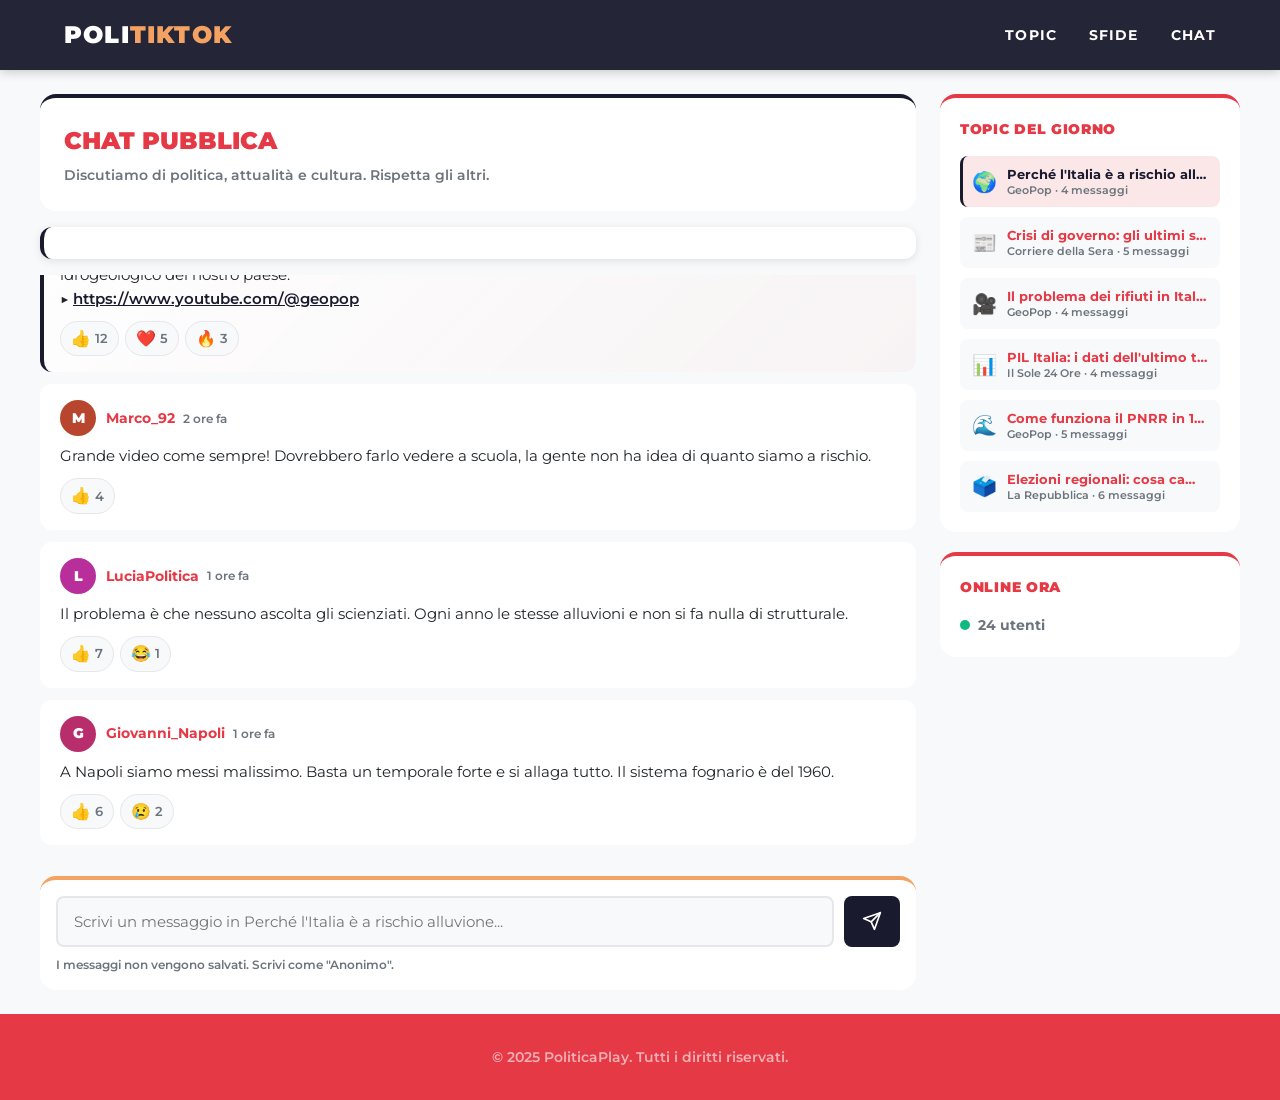
<file: games/chat/index.html>
<!DOCTYPE html>
<html lang="it">
<head>
  <meta charset="UTF-8">
  <meta name="viewport" content="width=device-width, initial-scale=1.0">
  <title>Chat - PoliTikTok</title>
  <link rel="preconnect" href="https://fonts.googleapis.com">
  <link rel="preconnect" href="https://fonts.gstatic.com" crossorigin>
  <link href="https://fonts.googleapis.com/css2?family=Montserrat:wght@400;600;700;900&display=swap" rel="stylesheet">
  <link rel="stylesheet" href="../../css/style.css">
  <link rel="stylesheet" href="style.css">
</head>
<body>
  <header class="header">
    <nav class="nav container">
      <a href="../../index.html" class="logo">POLI<span>TIKTOK</span></a>
      <ul class="nav-links" id="navLinks">
        <li><a href="../../index.html#topic">Topic</a></li>
        <li><a href="../../index.html#sfide">Sfide</a></li>
        <li><a href="index.html" class="active">Chat</a></li>
      </ul>
    </nav>
  </header>

  <main class="chat-page">
    <div class="chat-layout">
      <div class="chat-main">
        <div class="chat-header">
          <h1>CHAT <span class="highlight">PUBBLICA</span></h1>
          <p class="chat-header-sub">Discutiamo di politica, attualità e cultura. Rispetta gli altri.</p>
        </div>

        <div id="activeChannelHeader" class="active-channel-header">
          <!-- Active channel header rendered by JS -->
        </div>

        <div id="chatMessages" class="chat-messages">
          <!-- Messages rendered by JS -->
        </div>

        <div class="chat-input-area">
          <div class="chat-input-wrapper">
            <input type="text" id="chatInput" class="chat-input" placeholder="Scrivi un messaggio..." maxlength="500" autocomplete="off">
            <button id="chatSendBtn" class="chat-send-btn">
              <svg width="20" height="20" viewBox="0 0 24 24" fill="none" stroke="currentColor" stroke-width="2" stroke-linecap="round" stroke-linejoin="round">
                <line x1="22" y1="2" x2="11" y2="13"></line>
                <polygon points="22 2 15 22 11 13 2 9 22 2"></polygon>
              </svg>
            </button>
          </div>
          <p class="chat-input-hint">I messaggi non vengono salvati. Scrivi come "Anonimo".</p>
        </div>
      </div>

      <aside class="chat-sidebar">
        <div class="sidebar-section">
          <h3 class="sidebar-title">TOPIC DEL GIORNO</h3>
          <div id="topicList" class="topic-list">
            <!-- Topics rendered by JS -->
          </div>
        </div>

        <div class="sidebar-section">
          <h3 class="sidebar-title">ONLINE ORA</h3>
          <div class="online-users">
            <span class="online-dot"></span>
            <span class="online-count">24 utenti</span>
          </div>
        </div>
      </aside>
    </div>
  </main>

  <footer class="footer">
    <div class="container">
      <p class="footer-text">&copy; 2025 PoliticaPlay. Tutti i diritti riservati.</p>
    </div>
  </footer>

  <script src="data.js"></script>
  <script src="script.js"></script>
</body>
</html>
</file>
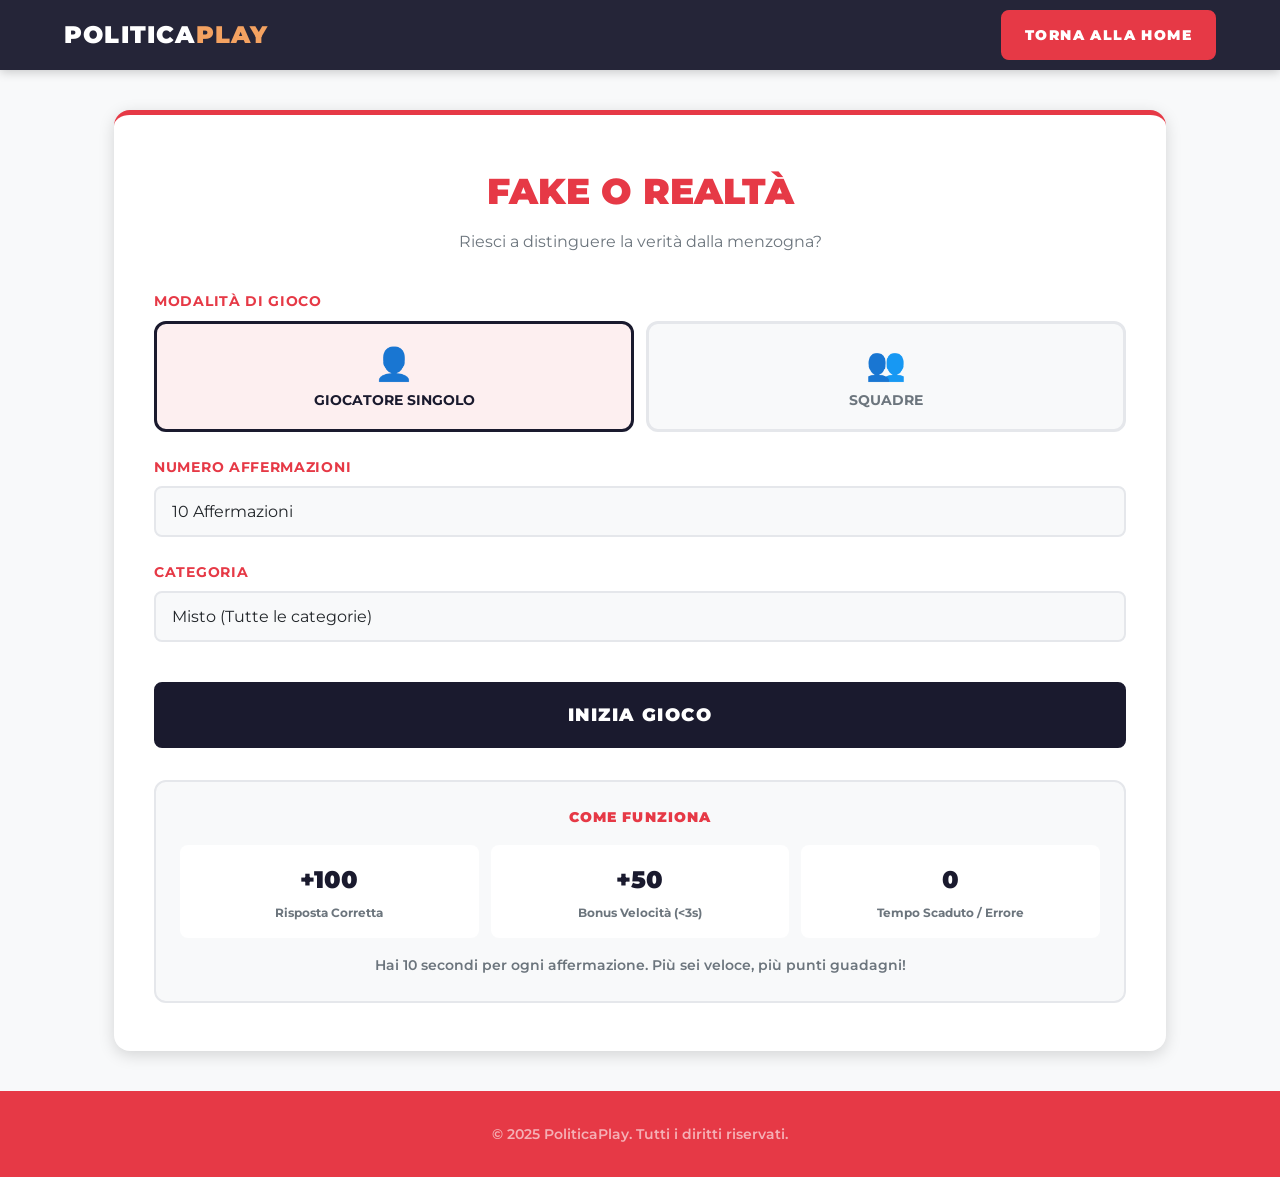
<file: games/fake-news/index.html>
<!DOCTYPE html>
<html lang="it">
<head>
  <meta charset="UTF-8">
  <meta name="viewport" content="width=device-width, initial-scale=1.0">
  <title>Fake o Realtà - PoliticaPlay</title>
  <link rel="preconnect" href="https://fonts.googleapis.com">
  <link rel="preconnect" href="https://fonts.gstatic.com" crossorigin>
  <link href="https://fonts.googleapis.com/css2?family=Montserrat:wght@400;600;700;900&display=swap" rel="stylesheet">
  <link rel="stylesheet" href="../../css/style.css">
  <link rel="stylesheet" href="style.css">
</head>
<body>
  <header class="header">
    <nav class="nav container">
      <a href="../../index.html" class="logo">POLITICA<span>PLAY</span></a>
      <a href="../../index.html" class="btn btn-primary" style="padding: 10px 20px; font-size: 0.875rem;">Torna alla Home</a>
    </nav>
  </header>

  <main class="fake-container">
    <div id="loadingScreen" class="fake-screen">
      <div class="fake-loading">
        <div class="fake-spinner"></div>
        <p class="fake-loading-text">Preparazione gioco...</p>
      </div>
    </div>

    <div id="setupScreen" class="fake-screen">
      <div class="fake-setup">
        <h1 class="fake-setup-title">FAKE O <span class="highlight">REALTÀ</span></h1>
        <p class="fake-setup-subtitle">Riesci a distinguere la verità dalla menzogna?</p>

        <form id="fakeSetupForm">
          <div class="fake-form-group">
            <label class="fake-form-label">Modalità di Gioco</label>
            <div class="mode-toggle">
              <button type="button" class="mode-btn active" data-mode="single">
                <span class="mode-icon">👤</span>
                <span class="mode-text">Giocatore Singolo</span>
              </button>
              <button type="button" class="mode-btn" data-mode="team">
                <span class="mode-icon">👥</span>
                <span class="mode-text">Squadre</span>
              </button>
            </div>
          </div>

          <div id="teamSetupSection" class="fake-form-group" style="display: none;">
            <label class="fake-form-label" for="teamCount">Numero Squadre</label>
            <select id="teamCount" class="fake-form-select">
              <option value="2">2 Squadre</option>
              <option value="3">3 Squadre</option>
              <option value="4">4 Squadre</option>
            </select>
            <div id="teamNamesContainer" class="fake-teams-input">
              <div class="fake-team-input">
                <span class="fake-team-number">1</span>
                <input type="text" class="fake-form-input team-name-input" placeholder="Nome Squadra 1">
              </div>
              <div class="fake-team-input">
                <span class="fake-team-number">2</span>
                <input type="text" class="fake-form-input team-name-input" placeholder="Nome Squadra 2">
              </div>
            </div>
          </div>

          <div class="fake-form-group">
            <label class="fake-form-label" for="questionCount">Numero Affermazioni</label>
            <select id="questionCount" class="fake-form-select" required>
              <option value="10">10 Affermazioni</option>
              <option value="15">15 Affermazioni</option>
              <option value="20">20 Affermazioni</option>
            </select>
          </div>

          <div class="fake-form-group">
            <label class="fake-form-label" for="category">Categoria</label>
            <select id="category" class="fake-form-select" required>
              <option value="Misto">Misto (Tutte le categorie)</option>
              <option value="Storico">Storico</option>
              <option value="Dati">Dati e Numeri</option>
              <option value="Citazioni">Citazioni</option>
            </select>
          </div>

          <button type="submit" class="fake-btn-start">INIZIA GIOCO</button>

          <div class="scoring-info">
            <h3>COME FUNZIONA</h3>
            <div class="scoring-grid">
              <div class="scoring-item">
                <span class="scoring-points">+100</span>
                <span class="scoring-label">Risposta Corretta</span>
              </div>
              <div class="scoring-item">
                <span class="scoring-points">+50</span>
                <span class="scoring-label">Bonus Velocità (&lt;3s)</span>
              </div>
              <div class="scoring-item">
                <span class="scoring-points">0</span>
                <span class="scoring-label">Tempo Scaduto / Errore</span>
              </div>
            </div>
            <p class="scoring-note">Hai 10 secondi per ogni affermazione. Più sei veloce, più punti guadagni!</p>
          </div>
        </form>
      </div>
    </div>

    <div id="gameScreen" class="fake-screen">
      <div class="fake-layout">
        <div class="fake-main">
          <div id="turnIndicator" class="turn-indicator" style="display: none;">
            <span class="turn-label">TURNO DI</span>
            <span id="currentTeamName" class="turn-team-name">Squadra 1</span>
          </div>

          <div class="fake-game-header">
            <span id="questionCounter" class="fake-question-counter">Affermazione 1/10</span>
            <span id="currentScore" class="fake-score">0 punti</span>
          </div>

          <div class="fake-timer-container">
            <div id="timerBar" class="fake-timer"></div>
          </div>

          <div class="fake-statement-card">
            <p id="statementText" class="fake-statement-text">Caricamento affermazione...</p>
          </div>

          <div class="fake-buttons">
            <button id="fakeBtn" class="fake-choice-btn btn-fake">
              <span class="choice-icon">✖</span>
              <span class="choice-text">FAKE</span>
            </button>
            <button id="realBtn" class="fake-choice-btn btn-real">
              <span class="choice-icon">✔</span>
              <span class="choice-text">REALTÀ</span>
            </button>
          </div>

          <div id="feedbackContainer" class="fake-feedback" style="display: none;"></div>
        </div>

        <aside class="fake-sidebar">
          <h3 class="sidebar-title">Classifica</h3>
          <div id="liveLeaderboard" class="live-leaderboard"></div>
        </aside>
      </div>
    </div>

    <div id="resultsScreen" class="fake-screen">
      <div class="fake-results">
        <h2 class="fake-results-title">RISULTATI <span class="highlight">FINALI</span></h2>

        <div id="summaryCard" class="summary-card">
          <div class="summary-circle">
            <span id="summaryPercent" class="summary-percent">0%</span>
            <span class="summary-label">Corrette</span>
          </div>
          <p id="summaryMessage" class="summary-message">Ottimo lavoro!</p>
        </div>

        <div id="rankingsContainer" class="fake-rankings" style="display: none;"></div>

        <div class="fake-review">
          <h3 class="fake-review-title">Riepilogo Affermazioni</h3>
          <div id="reviewContainer"></div>
        </div>

        <div class="fake-actions">
          <button id="playAgainBtn" class="fake-btn fake-btn-primary">GIOCA ANCORA</button>
          <a href="../../index.html" class="fake-btn fake-btn-secondary">TORNA ALLA HOME</a>
        </div>
      </div>
    </div>
  </main>

  <footer class="footer">
    <div class="container">
      <p class="footer-text">&copy; 2025 PoliticaPlay. Tutti i diritti riservati.</p>
    </div>
  </footer>

  <script src="../../js/fake-news-data.js"></script>
  <script src="script.js"></script>
</body>
</html>
</file>
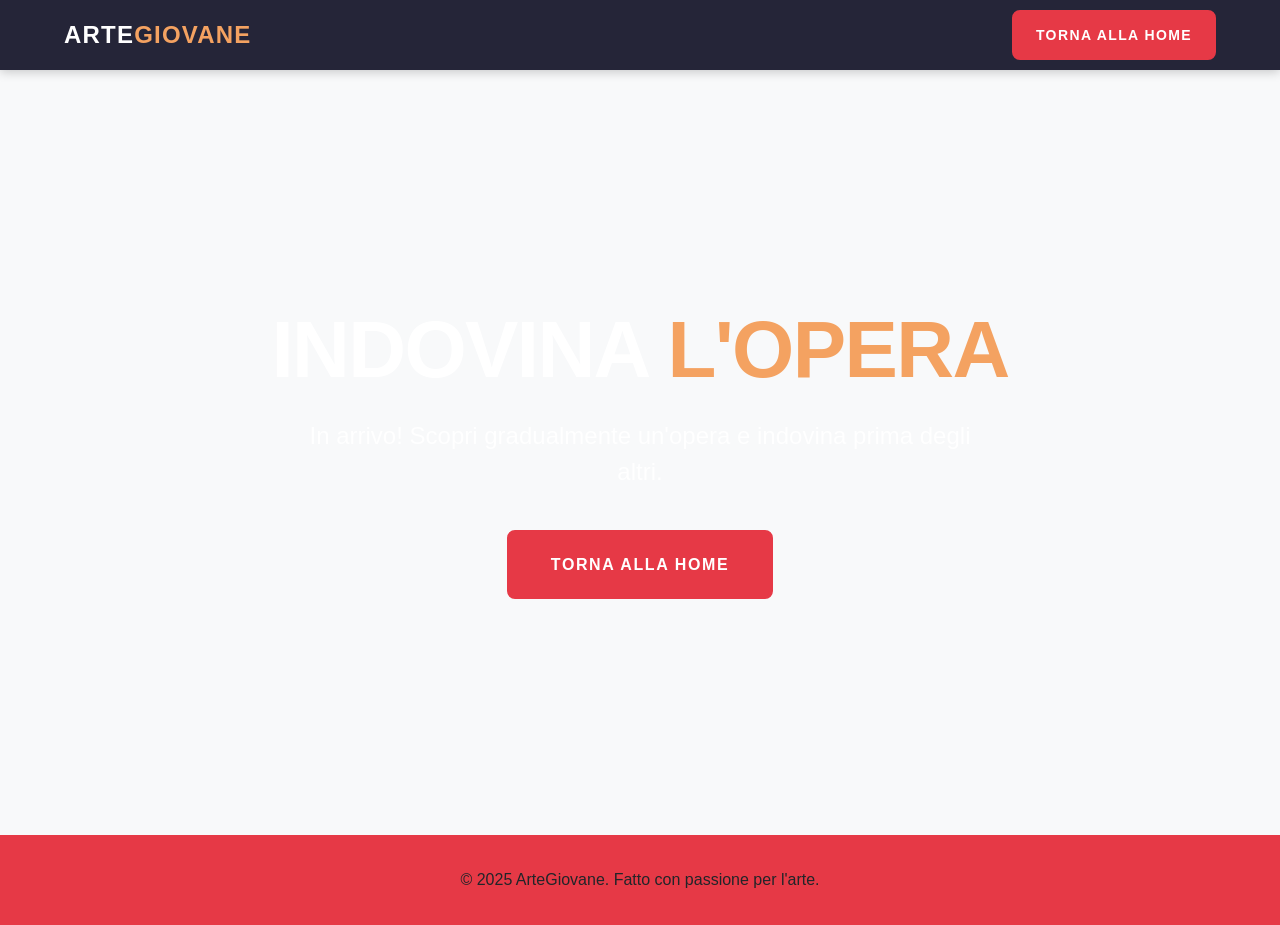
<file: games/indovina/index.html>
<!DOCTYPE html>
<html lang="it">
<head>
  <meta charset="UTF-8">
  <meta name="viewport" content="width=device-width, initial-scale=1.0">
  <title>Indovina l'Opera - ArteGiovane</title>
  <link rel="stylesheet" href="../../css/style.css">
</head>
<body>
  <header class="header">
    <nav class="nav container">
      <a href="../../index.html" class="logo">Arte<span>Giovane</span></a>
      <a href="../../index.html" class="btn btn-primary" style="padding: 10px 20px; font-size: 0.875rem;">Torna alla Home</a>
    </nav>
  </header>

  <main>
    <section class="hero">
      <div class="container">
        <div class="hero-content">
          <h1 class="hero-title">Indovina <span class="highlight">l'Opera</span></h1>
          <p class="hero-subtitle">In arrivo! Scopri gradualmente un'opera e indovina prima degli altri.</p>
          <a href="../../index.html" class="btn btn-primary">Torna alla Home</a>
        </div>
      </div>
    </section>
  </main>

  <footer class="footer">
    <div class="container">
      <p>&copy; 2025 ArteGiovane. Fatto con passione per l'arte.</p>
    </div>
  </footer>
</body>
</html>
</file>
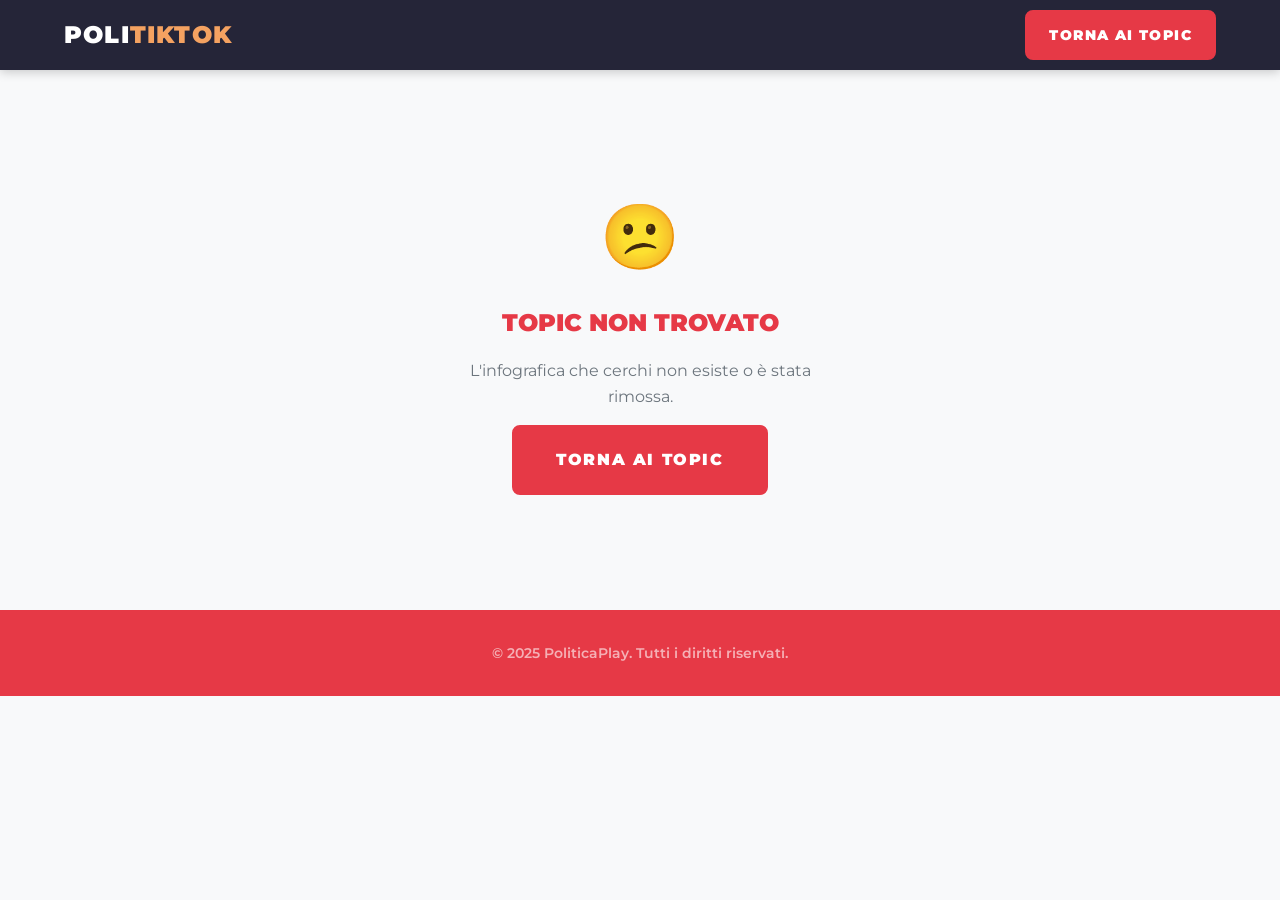
<file: games/infographic/index.html>
<!DOCTYPE html>
<html lang="it">
<head>
  <meta charset="UTF-8">
  <meta name="viewport" content="width=device-width, initial-scale=1.0">
  <title>Infografica - PoliticaPlay</title>
  <link rel="preconnect" href="https://fonts.googleapis.com">
  <link rel="preconnect" href="https://fonts.gstatic.com" crossorigin>
  <link href="https://fonts.googleapis.com/css2?family=Montserrat:wght@400;600;700;900&display=swap" rel="stylesheet">
  <link rel="stylesheet" href="../../css/style.css">
  <link rel="stylesheet" href="style.css">
</head>
<body>
  <header class="header">
    <nav class="nav container">
      <a href="../../index.html" class="logo">POLI<span>TIKTOK</span></a>
      <a href="../../index.html#topic" class="btn btn-primary" style="padding: 10px 20px; font-size: 0.875rem;">TORNA AI TOPIC</a>
    </nav>
  </header>

  <main id="infographicMain">
    <div class="infographic-loading">
      <div class="spinner"></div>
      <p>Caricamento infografica...</p>
    </div>
  </main>

  <footer class="footer">
    <div class="container">
      <p class="footer-text">&copy; 2025 PoliticaPlay. Tutti i diritti riservati.</p>
    </div>
  </footer>

  <script src="../../js/topics-data.js"></script>
  <script src="script.js"></script>
</body>
</html>
</file>
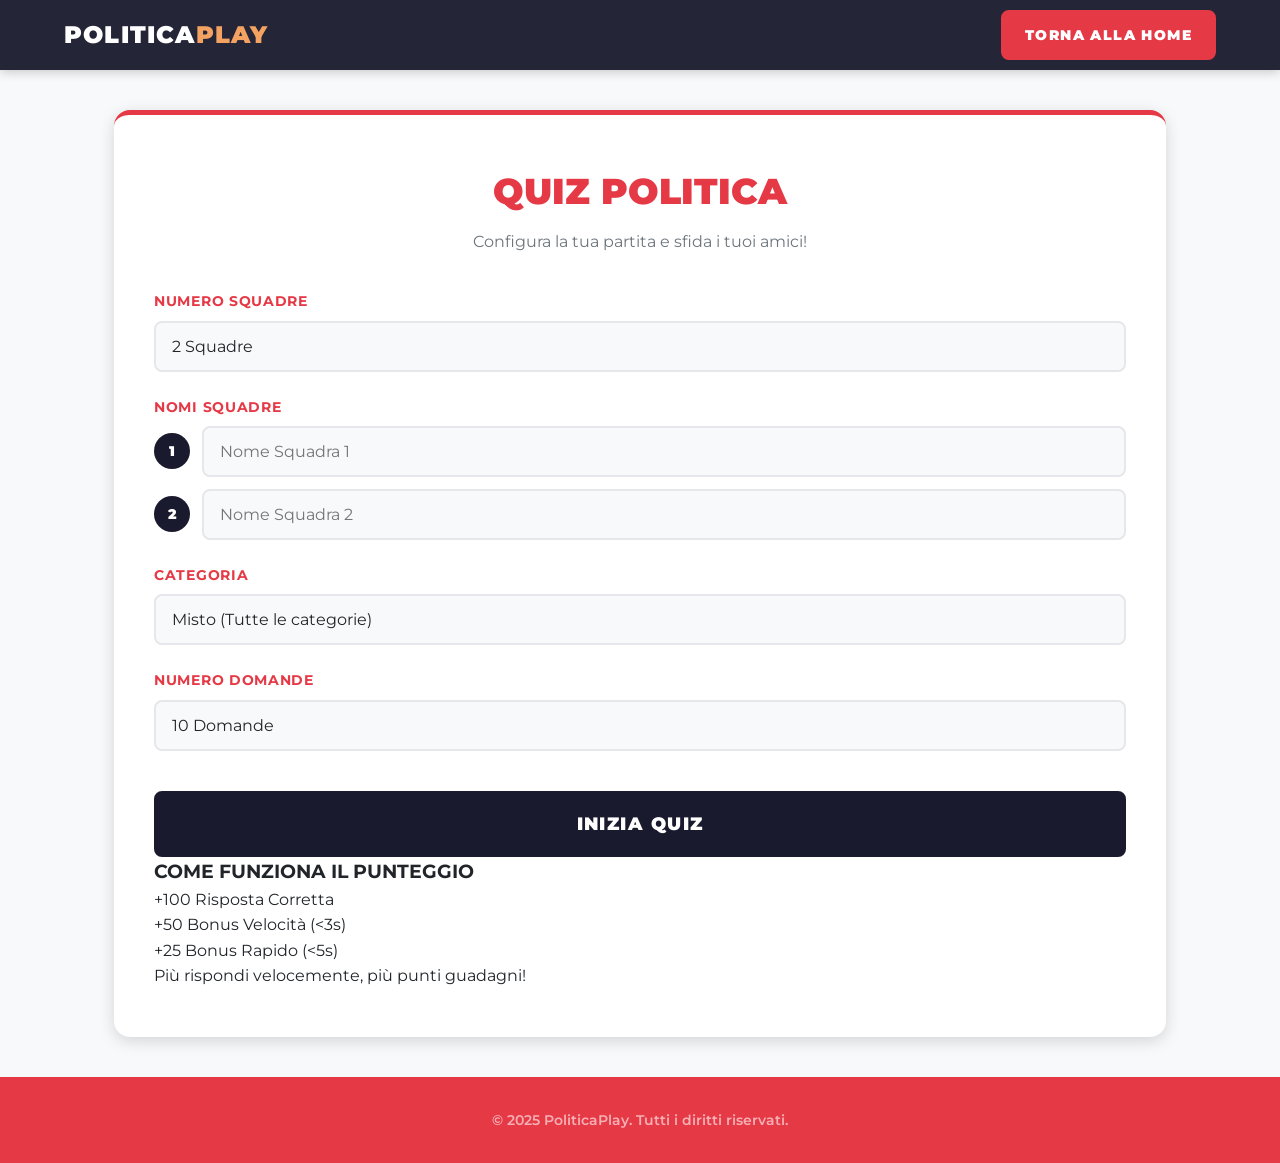
<file: games/quiz/index.html>
<!DOCTYPE html>
<html lang="it">
<head>
  <meta charset="UTF-8">
  <meta name="viewport" content="width=device-width, initial-scale=1.0">
  <title>Quiz Politica - PoliticaPlay</title>
  <link rel="preconnect" href="https://fonts.googleapis.com">
  <link rel="preconnect" href="https://fonts.gstatic.com" crossorigin>
  <link href="https://fonts.googleapis.com/css2?family=Montserrat:wght@400;600;700;900&display=swap" rel="stylesheet">
  <link rel="stylesheet" href="../../css/style.css">
  <link rel="stylesheet" href="style.css">
</head>
<body>
  <!-- Header -->
  <header class="header">
    <nav class="nav container">
      <a href="../../index.html" class="logo">POLITICA<span>PLAY</span></a>
      <a href="../../index.html" class="btn btn-primary" style="padding: 10px 20px; font-size: 0.875rem;">Torna alla Home</a>
    </nav>
  </header>

  <main class="quiz-container">
    <!-- Loading Screen -->
    <div id="loadingScreen" class="quiz-screen">
      <div class="quiz-loading">
        <div class="quiz-spinner"></div>
        <p class="quiz-loading-text">Preparazione quiz...</p>
      </div>
    </div>

    <!-- Setup Screen -->
    <div id="setupScreen" class="quiz-screen">
      <div class="quiz-setup">
        <h1 class="quiz-setup-title">QUIZ <span class="highlight">POLITICA</span></h1>
        <p class="quiz-setup-subtitle">Configura la tua partita e sfida i tuoi amici!</p>

        <form id="quizSetupForm">
          <!-- Number of Teams -->
          <div class="quiz-form-group">
            <label class="quiz-form-label" for="teamCount">Numero Squadre</label>
            <select id="teamCount" class="quiz-form-select" required>
              <option value="2">2 Squadre</option>
              <option value="3">3 Squadre</option>
              <option value="4">4 Squadre</option>
            </select>
          </div>

          <!-- Team Names -->
          <div id="teamNamesContainer" class="quiz-form-group">
            <label class="quiz-form-label">Nomi Squadre</label>
            <div class="quiz-teams-input">
              <div class="quiz-team-input">
                <span class="quiz-team-number">1</span>
                <input type="text" class="quiz-form-input team-name-input" placeholder="Nome Squadra 1" required>
              </div>
              <div class="quiz-team-input">
                <span class="quiz-team-number">2</span>
                <input type="text" class="quiz-form-input team-name-input" placeholder="Nome Squadra 2" required>
              </div>
            </div>
          </div>

          <!-- Category -->
          <div class="quiz-form-group">
            <label class="quiz-form-label" for="category">Categoria</label>
            <select id="category" class="quiz-form-select" required>
              <option value="Misto">Misto (Tutte le categorie)</option>
              <option value="Storia">Storia d'Italia</option>
              <option value="Presidenti">Presidenti della Repubblica</option>
              <option value="Partiti">Partiti Politici</option>
              <option value="Costituzione">Costituzione Italiana</option>
            </select>
          </div>

          <!-- Number of Questions -->
          <div class="quiz-form-group">
            <label class="quiz-form-label" for="questionCount">Numero Domande</label>
            <select id="questionCount" class="quiz-form-select" required>
              <option value="10">10 Domande</option>
              <option value="15">15 Domande</option>
              <option value="20">20 Domande</option>
            </select>
          </div>

          <button type="submit" class="quiz-btn-start">INIZIA QUIZ</button>

          <!-- Scoring Info -->
          <div class="scoring-info">
            <h3>COME FUNZIONA IL PUNTEGGIO</h3>
            <div class="scoring-grid">
              <div class="scoring-item">
                <span class="scoring-points">+100</span>
                <span class="scoring-label">Risposta Corretta</span>
              </div>
              <div class="scoring-item">
                <span class="scoring-points">+50</span>
                <span class="scoring-label">Bonus Velocità (&lt;3s)</span>
              </div>
              <div class="scoring-item">
                <span class="scoring-points">+25</span>
                <span class="scoring-label">Bonus Rapido (&lt;5s)</span>
              </div>
            </div>
            <p class="scoring-note">Più rispondi velocemente, più punti guadagni!</p>
          </div>
        </form>
      </div>
    </div>

    <!-- Game Screen -->
    <div id="gameScreen" class="quiz-screen">
      <div class="quiz-layout">
        <div class="quiz-main">
          <!-- Turn Indicator -->
          <div class="turn-indicator">
            <span class="turn-label">TURNO DI</span>
            <span id="currentTeamName" class="turn-team-name">Squadra 1</span>
          </div>

          <!-- Game Info Bar -->
          <div class="quiz-game-header">
            <span id="questionCounter" class="quiz-question-counter">Domanda 1/10</span>
            <span id="currentScore" class="quiz-score">0 punti</span>
          </div>

          <!-- Timer -->
          <div class="quiz-timer-container">
            <div id="timerBar" class="quiz-timer"></div>
          </div>

          <!-- Question -->
          <div class="quiz-question">
            <p id="questionText" class="quiz-question-text">Caricamento domanda...</p>
          </div>

          <!-- Options -->
          <div id="optionsContainer" class="quiz-options">
            <!-- Options will be inserted here by JS -->
          </div>

          <!-- Feedback -->
          <div id="feedbackContainer" class="quiz-feedback" style="display: none;"></div>
        </div>

        <!-- Live Leaderboard Sidebar -->
        <aside class="quiz-sidebar">
          <h3 class="sidebar-title">Classifica</h3>
          <div id="liveLeaderboard" class="live-leaderboard">
            <!-- Teams will be inserted here by JS -->
          </div>
        </aside>
      </div>
    </div>

    <!-- Results Screen -->
    <div id="resultsScreen" class="quiz-screen">
      <div class="quiz-results">
        <h2 class="quiz-results-title">RISULTATI <span class="highlight">FINALI</span></h2>

        <!-- Rankings -->
        <div id="rankingsContainer" class="quiz-rankings">
          <!-- Rankings will be inserted here by JS -->
        </div>

        <!-- Review Section -->
        <div class="quiz-review">
          <h3 class="quiz-review-title">Riepilogo Domande</h3>
          <div id="reviewContainer">
            <!-- Review items will be inserted here by JS -->
          </div>
        </div>

        <!-- Action Buttons -->
        <div class="quiz-actions">
          <button id="playAgainBtn" class="quiz-btn quiz-btn-primary">GIOCA ANCORA</button>
          <a href="../../index.html" class="quiz-btn quiz-btn-secondary">TORNA ALLA HOME</a>
        </div>
      </div>
    </div>
  </main>

  <!-- Footer -->
  <footer class="footer">
    <div class="container">
      <p class="footer-text">&copy; 2025 PoliticaPlay. Tutti i diritti riservati.</p>
    </div>
  </footer>

  <!-- Scripts -->
  <script src="../../js/quiz-politica-data.js"></script>
  <script src="script.js"></script>
</body>
</html>
</file>
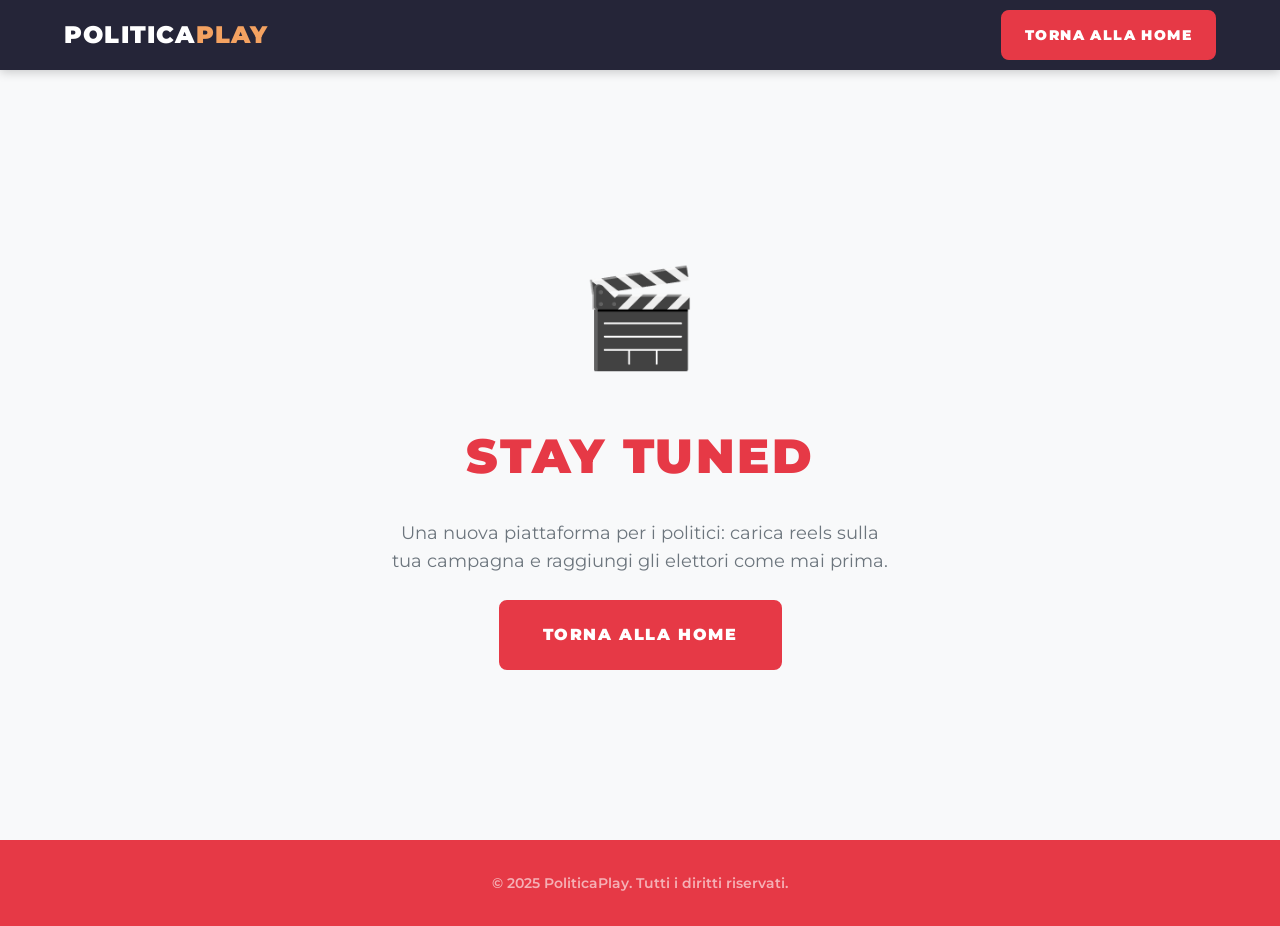
<file: games/reels/index.html>
<!DOCTYPE html>
<html lang="it">
<head>
  <meta charset="UTF-8">
  <meta name="viewport" content="width=device-width, initial-scale=1.0">
  <title>Stay Tuned - PoliticaPlay</title>
  <link rel="preconnect" href="https://fonts.googleapis.com">
  <link rel="preconnect" href="https://fonts.gstatic.com" crossorigin>
  <link href="https://fonts.googleapis.com/css2?family=Montserrat:wght@400;600;700;900&display=swap" rel="stylesheet">
  <link rel="stylesheet" href="../../css/style.css">
</head>
<body>
  <header class="header">
    <nav class="nav container">
      <a href="../../index.html" class="logo">POLITICA<span>PLAY</span></a>
      <a href="../../index.html" class="btn btn-primary" style="padding: 10px 20px; font-size: 0.875rem;">Torna alla Home</a>
    </nav>
  </header>

  <main>
    <section class="stay-tuned-section">
      <div class="container">
        <div class="stay-tuned-content">
          <div class="stay-tuned-icon">🎬</div>
          <h1 class="stay-tuned-title">STAY <span class="highlight">TUNED</span></h1>
          <p class="stay-tuned-subtitle">Una nuova piattaforma per i politici: carica reels sulla tua campagna e raggiungi gli elettori come mai prima.</p>
          <a href="../../index.html" class="btn btn-primary">TORNA ALLA HOME</a>
        </div>
      </div>
    </section>
  </main>

  <footer class="footer">
    <div class="container">
      <p class="footer-text">&copy; 2025 PoliticaPlay. Tutti i diritti riservati.</p>
    </div>
  </footer>
</body>
</html>
</file>
<file: css/style.css>
/* ========================================
   PoliticaPlay - News Politica Style
   Professional colors, bold typography, impactful design
   ======================================== */

/* CSS Reset & Variables */
*, *::before, *::after {
  box-sizing: border-box;
  margin: 0;
  padding: 0;
}

:root {
  --color-primary: #1a1a2e;
  --color-secondary: #e63946;
  --color-accent: #f4a261;
  --color-bg-light: #f8f9fa;
  --color-bg-dark: #16213e;
  --color-text-dark: #212529;
  --color-text-light: #ffffff;
  --color-text-muted: #6c757d;
  --font-stack: 'Montserrat', -apple-system, BlinkMacSystemFont, sans-serif;
  --radius-sm: 8px;
  --radius-md: 12px;
  --radius-lg: 16px;
  --radius-xl: 24px;
  --shadow-sm: 0 2px 8px rgba(0, 0, 0, 0.1);
  --shadow-md: 0 4px 16px rgba(0, 0, 0, 0.15);
  --shadow-lg: 0 8px 32px rgba(0, 0, 0, 0.2);
  --transition: all 0.3s ease;
}

html {
  scroll-behavior: smooth;
  font-size: 16px;
}

body {
  font-family: var(--font-stack);
  background-color: var(--color-bg-light);
  color: var(--color-text-dark);
  line-height: 1.6;
  overflow-x: hidden;
}

.container {
  max-width: 1200px;
  margin: 0 auto;
  padding: 0 24px;
}

/* ========================================
   Header & Navigation
   ======================================== */
.header {
  position: sticky;
  top: 0;
  z-index: 100;
  background: rgba(26, 26, 46, 0.95);
  backdrop-filter: blur(10px);
  -webkit-backdrop-filter: blur(10px);
  box-shadow: 0 2px 10px rgba(0, 0, 0, 0.2);
}

.nav {
  display: flex;
  align-items: center;
  justify-content: space-between;
  height: 70px;
}

.logo {
  font-size: 1.5rem;
  font-weight: 900;
  color: var(--color-text-light);
  text-decoration: none;
  letter-spacing: 0.05em;
  text-transform: uppercase;
}

.logo span {
  color: var(--color-accent);
}

.nav-links {
  display: flex;
  list-style: none;
  gap: 32px;
}

.nav-links a {
  font-size: 0.875rem;
  font-weight: 700;
  color: var(--color-text-light);
  text-decoration: none;
  text-transform: uppercase;
  letter-spacing: 0.08em;
  transition: var(--transition);
  position: relative;
}

.nav-links a::after {
  content: '';
  position: absolute;
  bottom: -4px;
  left: 0;
  width: 0;
  height: 3px;
  background: var(--color-accent);
  transition: var(--transition);
}

.nav-links a:hover::after {
  width: 100%;
}

/* Mobile Nav Toggle */
.nav-toggle {
  display: none;
  flex-direction: column;
  gap: 5px;
  background: none;
  border: none;
  cursor: pointer;
  padding: 8px;
}

.nav-toggle span {
  display: block;
  width: 28px;
  height: 3px;
  background: var(--color-text-light);
  border-radius: 2px;
  transition: var(--transition);
}

.nav-toggle.active span:nth-child(1) {
  transform: rotate(45deg) translate(6px, 6px);
}

.nav-toggle.active span:nth-child(2) {
  opacity: 0;
}

.nav-toggle.active span:nth-child(3) {
  transform: rotate(-45deg) translate(6px, -6px);
}

/* ========================================
   Hero Section
   ======================================== */
.hero {
  position: relative;
  min-height: 85vh;
  display: flex;
  align-items: center;
  justify-content: center;
  overflow: hidden;
}

.hero-bg {
  position: absolute;
  inset: 0;
  background-size: cover;
  background-position: center;
  background-repeat: no-repeat;
  background-color: var(--color-secondary);
  transition: opacity 0.5s ease;
}

.hero-overlay {
  position: absolute;
  inset: 0;
  background: linear-gradient(135deg, rgba(26, 26, 46, 0.35) 0%, rgba(22, 33, 62, 0.3) 100%);
}

.hero-content {
  position: relative;
  z-index: 2;
  text-align: center;
  padding: 40px 24px;
}

.hero-title {
  font-size: clamp(2.5rem, 7vw, 5rem);
  font-weight: 900;
  color: var(--color-text-light);
  line-height: 1.1;
  letter-spacing: -0.02em;
  margin-bottom: 24px;
  text-transform: uppercase;
}

.hero-title .highlight {
  color: var(--color-accent);
}

.hero-subtitle {
  font-size: clamp(1.125rem, 2.5vw, 1.5rem);
  color: rgba(255, 255, 255, 0.9);
  max-width: 700px;
  margin: 0 auto 40px;
  font-weight: 400;
  line-height: 1.5;
}

/* ========================================
   Buttons
   ======================================== */
.btn {
  display: inline-block;
  padding: 18px 40px;
  font-size: 1rem;
  font-weight: 900;
  font-family: var(--font-stack);
  text-decoration: none;
  text-transform: uppercase;
  letter-spacing: 0.1em;
  border-radius: var(--radius-sm);
  transition: var(--transition);
  cursor: pointer;
  border: 4px solid transparent;
}

.btn-primary {
  background: var(--color-secondary);
  color: var(--color-text-light);
  border-color: var(--color-secondary);
}

.btn-primary:hover {
  background: transparent;
  color: var(--color-text-light);
  border-color: var(--color-text-light);
  transform: scale(1.05);
  box-shadow: 0 4px 20px rgba(230, 57, 70, 0.4);
}

.btn-secondary {
  background: var(--color-accent);
  color: var(--color-secondary);
  border-color: var(--color-accent);
}

.btn-secondary:hover {
  background: transparent;
  color: var(--color-accent);
  transform: scale(1.05);
}

/* ========================================
   Section Base
   ======================================== */
.section {
  padding: 80px 0;
}

.section-title {
  font-size: clamp(2rem, 5vw, 3rem);
  font-weight: 900;
  text-align: center;
  letter-spacing: -0.02em;
  margin-bottom: 16px;
  text-transform: uppercase;
  color: var(--color-secondary);
}

.section-title .highlight {
  color: var(--color-secondary);
}

.section-subtitle {
  font-size: 1.125rem;
  color: var(--color-text-muted);
  text-align: center;
  margin-bottom: 48px;
  font-weight: 400;
}

/* ========================================
   Showcase Section (3 Opere)
   ======================================== */
.section-showcase {
  background: var(--color-bg-light);
}

.showcase-grid {
  display: grid;
  grid-template-columns: repeat(3, 1fr);
  gap: 24px;
}

.showcase-card {
  display: block;
  text-decoration: none;
  color: inherit;
  position: relative;
  border-radius: var(--radius-lg);
  overflow: hidden;
  box-shadow: var(--shadow-md);
  cursor: pointer;
  aspect-ratio: 4/5;
  transition: var(--transition);
}

.showcase-card:hover {
  transform: translateY(-8px);
  box-shadow: var(--shadow-lg);
}

.showcase-card-image {
  width: 100%;
  height: 100%;
  object-fit: cover;
  transition: transform 0.5s ease;
}

.showcase-card:hover .showcase-card-image {
  transform: scale(1.08);
}

.showcase-card-overlay {
  position: absolute;
  bottom: 0;
  left: 0;
  right: 0;
  padding: 32px 20px 20px;
  background: linear-gradient(to top, rgba(26, 26, 46, 0.95) 0%, rgba(26, 26, 46, 0.6) 60%, transparent 100%);
  display: flex;
  flex-direction: column;
  gap: 4px;
}

.showcase-card-title {
  font-size: 1.125rem;
  font-weight: 700;
  color: var(--color-text-light);
  line-height: 1.3;
}

.showcase-card-artist {
  font-size: 0.875rem;
  color: var(--color-accent);
  font-weight: 600;
}

.showcase-loading {
  grid-column: 1 / -1;
  display: flex;
  flex-direction: column;
  align-items: center;
  justify-content: center;
  padding: 60px 24px;
  gap: 16px;
}

.showcase-loading p {
  color: var(--color-text-muted);
  font-weight: 600;
}

.showcase-placeholder {
  width: 100%;
  height: 100%;
  display: flex;
  align-items: center;
  justify-content: center;
  background: var(--color-bg-dark);
  font-size: 4rem;
}

.spinner {
  width: 48px;
  height: 48px;
  border: 4px solid var(--color-bg-light);
  border-top-color: var(--color-secondary);
  border-radius: 50%;
  animation: spin 0.8s linear infinite;
}

@keyframes spin {
  to { transform: rotate(360deg); }
}

/* ========================================
   Games Section
   ======================================== */
.section-games {
  background: var(--color-secondary);
}

.section-games .section-title {
  color: var(--color-text-light);
}

.section-games .section-subtitle {
  color: rgba(255, 255, 255, 0.7);
}

.games-grid {
  display: grid;
  grid-template-columns: repeat(3, 1fr);
  gap: 24px;
}

.game-card {
  display: block;
  background: var(--color-bg-light);
  border-radius: var(--radius-lg);
  overflow: hidden;
  text-decoration: none;
  color: var(--color-text-dark);
  box-shadow: var(--shadow-md);
  transition: var(--transition);
}

.game-card:hover {
  transform: translateY(-8px);
  box-shadow: var(--shadow-lg);
}

.game-card-image {
  height: 180px;
  display: flex;
  align-items: center;
  justify-content: center;
  background: linear-gradient(135deg, var(--color-secondary), var(--color-accent));
}

.game-icon {
  font-size: 4rem;
}

.game-card-content {
  padding: 24px;
  text-align: center;
}

.game-card-title {
  font-size: 1.25rem;
  font-weight: 900;
  margin-bottom: 12px;
  text-transform: uppercase;
  color: var(--color-secondary);
}

.game-card-desc {
  font-size: 0.9375rem;
  color: var(--color-text-muted);
  margin-bottom: 20px;
  line-height: 1.5;
}

.game-card-btn {
  display: inline-block;
  padding: 12px 28px;
  font-size: 0.8125rem;
  font-weight: 900;
  font-family: var(--font-stack);
  text-transform: uppercase;
  letter-spacing: 0.08em;
  color: var(--color-secondary);
  border: 3px solid var(--color-secondary);
  border-radius: var(--radius-sm);
  transition: var(--transition);
}

.game-card:hover .game-card-btn {
  background: var(--color-secondary);
  color: var(--color-text-light);
}

.game-card:hover .game-card-btn {
  background: var(--color-secondary);
  color: var(--color-text-light);
}

.game-card-placeholder {
  opacity: 0.7;
  cursor: default;
}

.game-card-placeholder:hover {
  transform: none;
  box-shadow: var(--shadow-md);
}

.game-card-btn-disabled {
  display: inline-block;
  padding: 12px 28px;
  font-size: 0.8125rem;
  font-weight: 900;
  font-family: var(--font-stack);
  text-transform: uppercase;
  letter-spacing: 0.08em;
  color: var(--color-text-muted);
  border: 3px solid var(--color-text-muted);
  border-radius: var(--radius-sm);
  cursor: default;
}

/* ========================================
   How It Works Section
   ======================================== */
.section-how {
  background: var(--color-bg-light);
}

.steps-grid {
  display: grid;
  grid-template-columns: repeat(3, 1fr);
  gap: 32px;
}

.step-card {
  text-align: center;
  padding: 40px 24px;
  background: var(--color-text-light);
  border-radius: var(--radius-lg);
  box-shadow: var(--shadow-sm);
  transition: var(--transition);
  border-top: 4px solid var(--color-secondary);
}

.step-card:hover {
  transform: translateY(-4px);
  box-shadow: var(--shadow-md);
}

.step-number {
  width: 64px;
  height: 64px;
  margin: 0 auto 20px;
  display: flex;
  align-items: center;
  justify-content: center;
  background: var(--color-secondary);
  color: var(--color-text-light);
  font-size: 1.75rem;
  font-weight: 900;
  border-radius: 50%;
}

.step-title {
  font-size: 1.125rem;
  font-weight: 900;
  margin-bottom: 12px;
  text-transform: uppercase;
  color: var(--color-secondary);
}

.step-desc {
  font-size: 0.9375rem;
  color: var(--color-text-muted);
  line-height: 1.5;
}

/* ========================================
   About Section
   ======================================== */
.section-about {
  background: var(--color-primary);
}

.section-about .section-title {
  color: var(--color-text-light);
}

.section-about .section-title .highlight {
  color: var(--color-accent);
}

.about-content {
  max-width: 800px;
  margin: 0 auto;
  text-align: center;
}

.about-text {
  font-size: 1.25rem;
  color: rgba(255, 255, 255, 0.95);
  line-height: 1.8;
  font-weight: 400;
}

/* ========================================
   Footer
   ======================================== */
.footer {
  padding: 32px 0;
  background: var(--color-secondary);
  text-align: center;
}

.footer-text {
  font-size: 0.875rem;
  color: rgba(255, 255, 255, 0.6);
  font-weight: 600;
}

/* ========================================
   Responsive Design
   ======================================== */
@media (max-width: 1024px) {
  .showcase-grid,
  .games-grid,
  .steps-grid {
    grid-template-columns: repeat(2, 1fr);
  }
}

@media (max-width: 768px) {
  .nav-toggle {
    display: flex;
  }

  .nav-links {
    position: fixed;
    top: 70px;
    left: 0;
    right: 0;
    background: var(--color-primary);
    flex-direction: column;
    align-items: center;
    padding: 32px 0;
    gap: 24px;
    transform: translateY(-120%);
    opacity: 0;
    transition: var(--transition);
    pointer-events: none;
    box-shadow: var(--shadow-lg);
  }

  .nav-links.active {
    transform: translateY(0);
    opacity: 1;
    pointer-events: all;
  }

  .nav-links a {
    font-size: 1rem;
  }

  .hero {
    min-height: 70vh;
  }

  .hero-title {
    font-size: clamp(2rem, 8vw, 3rem);
  }

  .section {
    padding: 60px 0;
  }

  .showcase-grid,
  .games-grid,
  .steps-grid {
    grid-template-columns: 1fr;
  }

  .showcase-card {
    aspect-ratio: 3/4;
  }
}

@media (max-width: 480px) {
  .container {
    padding: 0 16px;
  }

  .hero-content {
    padding: 24px 16px;
  }

  .btn {
    padding: 14px 28px;
    font-size: 0.875rem;
  }

  .section-title {
    font-size: 1.75rem;
  }

  .game-card-image {
    height: 140px;
  }

  .step-card {
    padding: 32px 20px;
  }
}

/* ========================================
   Stay Tuned Page
   ======================================== */
.stay-tuned-section {
  min-height: calc(100vh - 70px - 60px);
  display: flex;
  align-items: center;
  justify-content: center;
  background: var(--color-bg-light);
  padding: 60px 24px;
}

.stay-tuned-content {
  display: flex;
  flex-direction: column;
  align-items: center;
  gap: 24px;
  text-align: center;
  max-width: 600px;
  margin: 0 auto;
}

.stay-tuned-icon {
  font-size: 6rem;
  animation: pulse 2s infinite;
}

@keyframes pulse {
  0%, 100% { transform: scale(1); }
  50% { transform: scale(1.1); }
}

.stay-tuned-title {
  font-size: 3rem;
  font-weight: 900;
  text-transform: uppercase;
  color: var(--color-secondary);
  letter-spacing: 0.05em;
}

.stay-tuned-subtitle {
  font-size: 1.125rem;
  color: var(--color-text-muted);
  line-height: 1.6;
  max-width: 500px;
}

@media (max-width: 768px) {
  .stay-tuned-icon {
    font-size: 4rem;
  }

  .stay-tuned-title {
    font-size: 2rem;
  }

  .stay-tuned-subtitle {
    font-size: 1rem;
  }
}

@media (max-width: 480px) {
  .stay-tuned-icon {
    font-size: 3rem;
  }

  .stay-tuned-title {
    font-size: 1.5rem;
  }

  .stay-tuned-subtitle {
    font-size: 0.875rem;
  }
}

/* ========================================
   Topics Carousel (Netflix Style)
   ======================================== */
.section-topics {
  background: var(--color-bg-dark);
  padding: 60px 0;
}

.section-topics .section-title {
  padding-left: 24px;
  padding-right: 24px;
}

.section-topics .section-subtitle {
  padding-left: 24px;
  padding-right: 24px;
  margin-bottom: 24px;
}

.topics-carousel {
  display: flex;
  overflow-x: auto;
  scroll-snap-type: x mandatory;
  gap: 16px;
  padding: 20px 24px;
  cursor: grab;
  -webkit-overflow-scrolling: touch;
  scrollbar-width: none;
}

.topics-carousel::-webkit-scrollbar {
  display: none;
}

.topics-carousel:active {
  cursor: grabbing;
}

.topic-card {
  flex: 0 0 280px;
  scroll-snap-align: start;
  aspect-ratio: 3/4;
  border-radius: var(--radius-lg);
  overflow: hidden;
  position: relative;
  background: var(--card-color, var(--color-primary));
  text-decoration: none;
  color: inherit;
  transition: transform 0.3s ease, box-shadow 0.3s ease;
  box-shadow: var(--shadow-md);
}

.topic-card:hover {
  transform: scale(1.05);
  box-shadow: var(--shadow-lg);
}

.topic-card-bg {
  width: 100%;
  height: 100%;
  position: absolute;
  inset: 0;
  display: flex;
  align-items: center;
  justify-content: center;
  background: linear-gradient(135deg, var(--card-color, var(--color-primary)), rgba(0, 0, 0, 0.3));
  transition: opacity 0.5s ease;
}

.topic-card-bg.has-image {
  background: none;
}

.topic-card-emoji {
  font-size: 5rem;
  transition: transform 0.3s ease;
}

.topic-card:hover .topic-card-emoji {
  transform: scale(1.15);
}

.topic-card-image {
  width: 100%;
  height: 100%;
  object-fit: cover;
  transition: transform 0.5s ease;
  opacity: 0;
  animation: imageFadeIn 0.6s ease forwards;
}

@keyframes imageFadeIn {
  from { opacity: 0; }
  to { opacity: 1; }
}

.topic-card:hover .topic-card-image {
  transform: scale(1.1);
}

.topic-card-overlay {
  position: absolute;
  bottom: 0;
  left: 0;
  right: 0;
  padding: 40px 16px 16px;
  background: linear-gradient(to top, rgba(0, 0, 0, 0.95) 0%, rgba(0, 0, 0, 0.7) 50%, rgba(0, 0, 0, 0.2) 100%);
  z-index: 2;
}

.topic-card-title {
  font-size: 1rem;
  font-weight: 900;
  color: var(--color-text-light);
  text-transform: uppercase;
  line-height: 1.3;
  margin-bottom: 4px;
}

.topic-card-subtitle {
  font-size: 0.75rem;
  color: var(--color-accent);
  font-weight: 600;
  line-height: 1.3;
}

/* Responsive carousel */
@media (max-width: 768px) {
  .topic-card {
    flex: 0 0 220px;
  }

  .topic-card-emoji {
    font-size: 3.5rem;
  }

  .topic-card-title {
    font-size: 0.875rem;
  }

  .topic-card-subtitle {
    font-size: 0.6875rem;
  }
}

@media (max-width: 480px) {
  .topic-card {
    flex: 0 0 180px;
  }

  .topic-card-emoji {
    font-size: 2.5rem;
  }

  .section-topics .section-title {
    font-size: 1.25rem;
  }
}
</file>
<file: games/chat/style.css>
/* PoliTikTok - Chat Page Styles */

.chat-page {
  background: var(--color-bg-light);
  min-height: calc(100vh - 70px - 60px);
  padding: 24px;
}

.chat-layout {
  display: grid;
  grid-template-columns: 1fr 300px;
  gap: 24px;
  max-width: 1200px;
  margin: 0 auto;
}

/* Chat Main */
.chat-main {
  display: flex;
  flex-direction: column;
  min-height: 70vh;
}

.chat-header {
  background: var(--color-text-light);
  border-radius: var(--radius-lg);
  padding: 24px;
  margin-bottom: 16px;
  border-top: 4px solid var(--color-primary);
}

.chat-header h1 {
  font-size: 1.5rem;
  font-weight: 900;
  text-transform: uppercase;
  color: var(--color-secondary);
  margin-bottom: 4px;
}

.chat-header-sub {
  font-size: 0.875rem;
  color: var(--color-text-muted);
  font-weight: 600;
}

/* Messages */
.chat-messages {
  flex: 1;
  display: flex;
  flex-direction: column;
  gap: 12px;
  padding-bottom: 16px;
  overflow-y: auto;
  max-height: 65vh;
}

.message {
  background: var(--color-text-light);
  border-radius: var(--radius-md);
  padding: 16px;
  border-left: 4px solid transparent;
  transition: var(--transition);
  animation: fadeInUp 0.3s ease;
}

@keyframes fadeInUp {
  from { opacity: 0; transform: translateY(10px); }
  to { opacity: 1; transform: translateY(0); }
}

.message:hover {
  box-shadow: var(--shadow-sm);
}

.message.moderator {
  border-left-color: var(--color-primary);
  background: linear-gradient(135deg, var(--color-text-light), rgba(230, 57, 70, 0.03));
}

.message-header {
  display: flex;
  align-items: center;
  gap: 10px;
  margin-bottom: 8px;
}

.message-avatar {
  width: 36px;
  height: 36px;
  border-radius: 50%;
  display: flex;
  align-items: center;
  justify-content: center;
  font-size: 0.875rem;
  font-weight: 900;
  color: var(--color-text-light);
  flex-shrink: 0;
}

.message-info {
  display: flex;
  align-items: center;
  gap: 8px;
  flex-wrap: wrap;
}

.message-name {
  font-size: 0.875rem;
  font-weight: 700;
  color: var(--color-secondary);
}

.message-badge {
  font-size: 0.625rem;
  font-weight: 900;
  padding: 2px 6px;
  border-radius: 4px;
  background: var(--color-primary);
  color: var(--color-text-light);
  text-transform: uppercase;
  letter-spacing: 0.05em;
}

.message-time {
  font-size: 0.75rem;
  color: var(--color-text-muted);
  font-weight: 600;
}

.message-topic-tag {
  font-size: 0.6875rem;
  font-weight: 700;
  padding: 2px 8px;
  border-radius: 12px;
  background: rgba(244, 162, 97, 0.15);
  color: var(--color-accent);
}

.message-text {
  font-size: 0.9375rem;
  line-height: 1.6;
  color: var(--color-text-dark);
  margin-bottom: 10px;
  white-space: pre-wrap;
}

.message-text a {
  color: var(--color-primary);
  text-decoration: underline;
  font-weight: 600;
}

.message-text a:hover {
  color: var(--color-secondary);
}

/* Reactions */
.message-reactions {
  display: flex;
  gap: 6px;
  flex-wrap: wrap;
}

.reaction {
  display: inline-flex;
  align-items: center;
  gap: 4px;
  padding: 4px 10px;
  border-radius: 20px;
  background: var(--color-bg-light);
  border: 1px solid #e5e7eb;
  cursor: pointer;
  font-size: 0.8125rem;
  font-weight: 600;
  color: var(--color-text-muted);
  transition: var(--transition);
  user-select: none;
}

.reaction:hover {
  background: rgba(230, 57, 70, 0.08);
  border-color: var(--color-primary);
}

.reaction.active {
  background: rgba(230, 57, 70, 0.12);
  border-color: var(--color-primary);
  color: var(--color-primary);
}

.reaction-emoji {
  font-size: 1rem;
}

/* Active Channel Header */
.active-channel-header {
  background: var(--color-text-light);
  border-radius: var(--radius-md);
  padding: 16px 20px;
  margin-bottom: 16px;
  border-left: 4px solid var(--color-primary);
  box-shadow: var(--shadow-sm);
}

.channel-header-content {
  display: flex;
  align-items: center;
  gap: 14px;
}

.channel-header-emoji {
  font-size: 2rem;
}

.channel-header-info {
  flex: 1;
}

.channel-header-title {
  font-size: 1.125rem;
  font-weight: 900;
  color: var(--color-secondary);
  margin: 0 0 4px 0;
  text-transform: uppercase;
}

.channel-header-link {
  font-size: 0.8125rem;
  color: var(--color-primary);
  text-decoration: none;
  font-weight: 600;
}

.channel-header-link:hover {
  text-decoration: underline;
  color: var(--color-secondary);
}

/* No Messages State */
.no-messages {
  display: flex;
  flex-direction: column;
  align-items: center;
  justify-content: center;
  padding: 60px 24px;
  text-align: center;
}

.no-messages-emoji {
  font-size: 3rem;
  margin-bottom: 16px;
}

.no-messages p {
  font-size: 1rem;
  color: var(--color-text-muted);
  font-weight: 600;
  margin: 0;
}

.no-messages-hint {
  font-size: 0.875rem !important;
  color: var(--color-accent) !important;
  margin-top: 8px;
}

/* Chat Input */
.chat-input-area {
  margin-top: 16px;
  background: var(--color-text-light);
  border-radius: var(--radius-lg);
  padding: 16px;
  border-top: 4px solid var(--color-accent);
}

.chat-input-wrapper {
  display: flex;
  gap: 10px;
}

.chat-input {
  flex: 1;
  padding: 14px 16px;
  font-size: 0.9375rem;
  font-family: var(--font-stack);
  border: 2px solid #e5e7eb;
  border-radius: var(--radius-sm);
  background: var(--color-bg-light);
  color: var(--color-text-dark);
  transition: var(--transition);
}

.chat-input:focus {
  outline: none;
  border-color: var(--color-primary);
  box-shadow: 0 0 0 4px rgba(230, 57, 70, 0.15);
}

.chat-send-btn {
  padding: 14px 18px;
  background: var(--color-primary);
  color: var(--color-text-light);
  border: none;
  border-radius: var(--radius-sm);
  cursor: pointer;
  transition: var(--transition);
  display: flex;
  align-items: center;
  justify-content: center;
}

.chat-send-btn:hover {
  background: var(--color-secondary);
  transform: scale(1.05);
}

.chat-input-hint {
  margin-top: 8px;
  font-size: 0.75rem;
  color: var(--color-text-muted);
  font-weight: 600;
}

/* Sidebar */
.chat-sidebar {
  display: flex;
  flex-direction: column;
  gap: 20px;
}

.sidebar-section {
  background: var(--color-text-light);
  border-radius: var(--radius-lg);
  padding: 20px;
  border-top: 4px solid var(--color-secondary);
}

.sidebar-title {
  font-size: 0.875rem;
  font-weight: 900;
  color: var(--color-secondary);
  text-transform: uppercase;
  letter-spacing: 0.05em;
  margin-bottom: 16px;
}

.topic-list {
  display: flex;
  flex-direction: column;
  gap: 10px;
}

.topic-item {
  display: flex;
  align-items: center;
  gap: 10px;
  padding: 10px 12px;
  border-radius: var(--radius-sm);
  background: var(--color-bg-light);
  text-decoration: none;
  color: inherit;
  transition: var(--transition);
  cursor: pointer;
}

.topic-item:hover {
  background: rgba(230, 57, 70, 0.08);
  transform: translateX(4px);
}

.topic-item.active {
  background: rgba(230, 57, 70, 0.12);
  border-left: 3px solid var(--color-primary);
  padding-left: 9px;
}

.topic-item.active .topic-item-title {
  color: var(--color-primary);
}

.topic-item {
  border: none;
  width: 100%;
  text-align: left;
  font-family: var(--font-stack);
}

.topic-item-emoji {
  font-size: 1.25rem;
}

.topic-item-info {
  flex: 1;
  min-width: 0;
}

.topic-item-title {
  font-size: 0.8125rem;
  font-weight: 700;
  color: var(--color-secondary);
  line-height: 1.3;
  white-space: nowrap;
  overflow: hidden;
  text-overflow: ellipsis;
}

.topic-item-source {
  font-size: 0.6875rem;
  color: var(--color-text-muted);
  font-weight: 600;
}

.online-users {
  display: flex;
  align-items: center;
  gap: 8px;
}

.online-dot {
  width: 10px;
  height: 10px;
  border-radius: 50%;
  background: #10b981;
  animation: pulse 2s infinite;
}

@keyframes pulse {
  0%, 100% { opacity: 1; }
  50% { opacity: 0.5; }
}

.online-count {
  font-size: 0.875rem;
  font-weight: 700;
  color: var(--color-text-muted);
}

/* Responsive */
@media (max-width: 768px) {
  .chat-layout {
    grid-template-columns: 1fr;
  }

  .chat-sidebar {
    order: -1;
  }

  .chat-messages {
    max-height: 50vh;
  }

  .chat-header h1 {
    font-size: 1.25rem;
  }
}

@media (max-width: 480px) {
  .chat-page {
    padding: 12px;
  }

  .message {
    padding: 12px;
  }

  .message-avatar {
    width: 30px;
    height: 30px;
    font-size: 0.75rem;
  }

  .message-text {
    font-size: 0.875rem;
  }

  .chat-input {
    padding: 12px;
    font-size: 0.875rem;
  }

  .chat-send-btn {
    padding: 12px 14px;
  }
}
</file>
<file: games/fake-news/style.css>
/* PoliticaPlay - Fake o Realtà Styles */

.highlight {
  color: var(--color-secondary);
}

.fake-container {
  max-width: 1100px;
  margin: 0 auto;
  padding: 40px 24px;
  background: var(--color-bg-light);
  min-height: calc(100vh - 70px);
}

.fake-screen {
  display: none;
}

.fake-screen.active {
  display: block;
  animation: fadeIn 0.4s ease;
}

@keyframes fadeIn {
  from { opacity: 0; transform: translateY(10px); }
  to { opacity: 1; transform: translateY(0); }
}

/* Setup Screen */
.fake-setup {
  background: var(--color-text-light);
  border-radius: var(--radius-lg);
  padding: 48px 40px;
  box-shadow: var(--shadow-md);
  border-top: 5px solid var(--color-secondary);
}

.fake-setup-title {
  font-size: 2.25rem;
  font-weight: 900;
  text-align: center;
  margin-bottom: 8px;
  text-transform: uppercase;
  color: var(--color-secondary);
}

.fake-setup-subtitle {
  font-size: 1rem;
  color: var(--color-text-muted);
  text-align: center;
  margin-bottom: 36px;
}

.fake-form-group {
  margin-bottom: 24px;
}

.fake-form-label {
  display: block;
  font-size: 0.875rem;
  font-weight: 700;
  color: var(--color-secondary);
  margin-bottom: 8px;
  text-transform: uppercase;
  letter-spacing: 0.05em;
}

.fake-form-input,
.fake-form-select {
  width: 100%;
  padding: 14px 16px;
  font-size: 1rem;
  font-family: var(--font-stack);
  border: 2px solid #e5e7eb;
  border-radius: var(--radius-sm);
  background: var(--color-bg-light);
  color: var(--color-text-dark);
  transition: var(--transition);
  -webkit-appearance: none;
}

.fake-form-input:focus,
.fake-form-select:focus {
  outline: none;
  border-color: var(--color-secondary);
  box-shadow: 0 0 0 4px rgba(230, 57, 70, 0.15);
}

/* Mode Toggle */
.mode-toggle {
  display: flex;
  gap: 12px;
}

.mode-btn {
  flex: 1;
  display: flex;
  flex-direction: column;
  align-items: center;
  gap: 8px;
  padding: 20px 16px;
  font-size: 1rem;
  font-weight: 700;
  font-family: var(--font-stack);
  background: var(--color-bg-light);
  border: 3px solid #e5e7eb;
  border-radius: var(--radius-md);
  cursor: pointer;
  transition: var(--transition);
  color: var(--color-text-muted);
  text-transform: uppercase;
}

.mode-btn:hover {
  border-color: var(--color-primary);
  color: var(--color-primary);
}

.mode-btn.active {
  border-color: var(--color-primary);
  background: rgba(230, 57, 70, 0.08);
  color: var(--color-primary);
}

.mode-icon {
  font-size: 2rem;
}

.mode-text {
  font-size: 0.875rem;
}

.fake-teams-input {
  display: flex;
  flex-direction: column;
  gap: 12px;
  margin-top: 12px;
}

.fake-team-input {
  display: flex;
  align-items: center;
  gap: 12px;
}

.fake-team-number {
  width: 36px;
  height: 36px;
  display: flex;
  align-items: center;
  justify-content: center;
  background: var(--color-primary);
  color: var(--color-text-light);
  font-size: 0.875rem;
  font-weight: 900;
  border-radius: 50%;
  flex-shrink: 0;
}

.fake-btn-start {
  width: 100%;
  padding: 18px;
  font-size: 1.125rem;
  font-weight: 900;
  font-family: var(--font-stack);
  background: var(--color-primary);
  color: var(--color-text-light);
  border: 4px solid var(--color-primary);
  border-radius: var(--radius-sm);
  cursor: pointer;
  transition: var(--transition);
  margin-top: 16px;
  text-transform: uppercase;
  letter-spacing: 0.08em;
}

.fake-btn-start:hover {
  background: transparent;
  color: var(--color-primary);
  transform: scale(1.02);
}

/* Scoring Info */
.scoring-info {
  margin-top: 32px;
  padding: 24px;
  background: var(--color-bg-light);
  border-radius: var(--radius-md);
  border: 2px solid #e5e7eb;
}

.scoring-info h3 {
  font-size: 0.875rem;
  font-weight: 900;
  color: var(--color-secondary);
  margin-bottom: 16px;
  text-align: center;
  text-transform: uppercase;
  letter-spacing: 0.08em;
}

.scoring-grid {
  display: grid;
  grid-template-columns: repeat(3, 1fr);
  gap: 12px;
}

.scoring-item {
  display: flex;
  flex-direction: column;
  align-items: center;
  padding: 16px 8px;
  background: var(--color-text-light);
  border-radius: var(--radius-sm);
}

.scoring-points {
  font-size: 1.5rem;
  font-weight: 900;
  color: var(--color-primary);
}

.scoring-label {
  font-size: 0.75rem;
  font-weight: 700;
  color: var(--color-text-muted);
  text-align: center;
  margin-top: 4px;
}

.scoring-note {
  margin-top: 16px;
  font-size: 0.875rem;
  color: var(--color-text-muted);
  text-align: center;
  font-weight: 600;
}

/* Game Screen */
.fake-layout {
  display: grid;
  grid-template-columns: 1fr 280px;
  gap: 24px;
  align-items: start;
}

.fake-main {
  display: flex;
  flex-direction: column;
  gap: 24px;
}

.turn-indicator {
  display: flex;
  flex-direction: column;
  align-items: center;
  gap: 4px;
  padding: 16px 24px;
  background: linear-gradient(135deg, var(--color-primary), #c1121f);
  border-radius: var(--radius-md);
  border: 3px solid var(--color-primary);
  box-shadow: var(--shadow-sm);
}

.turn-label {
  font-size: 0.6875rem;
  font-weight: 900;
  text-transform: uppercase;
  letter-spacing: 0.15em;
  color: rgba(255, 255, 255, 0.8);
}

.turn-team-name {
  font-size: 1.25rem;
  font-weight: 900;
  color: var(--color-text-light);
  text-transform: uppercase;
}

.fake-game-header {
  display: flex;
  justify-content: space-between;
  align-items: center;
  padding: 14px 20px;
  background: var(--color-text-light);
  border-radius: var(--radius-md);
  box-shadow: var(--shadow-sm);
  border-left: 4px solid var(--color-accent);
}

.fake-question-counter {
  font-size: 0.875rem;
  font-weight: 700;
  color: var(--color-secondary);
  text-transform: uppercase;
  letter-spacing: 0.05em;
}

.fake-score {
  font-size: 1.125rem;
  font-weight: 900;
  color: var(--color-primary);
}

.fake-timer-container {
  width: 100%;
  height: 8px;
  background: #e5e7eb;
  border-radius: 4px;
  overflow: hidden;
}

.fake-timer {
  height: 100%;
  width: 100%;
  background: linear-gradient(90deg, var(--color-accent), var(--color-primary));
  border-radius: 4px;
  transition: width 0.1s linear, background 0.3s ease;
}

.fake-timer.warning {
  background: linear-gradient(90deg, #ff9500, #ff3b30);
}

/* Statement Card */
.fake-statement-card {
  text-align: center;
  padding: 36px 28px;
  background: var(--color-text-light);
  border-radius: var(--radius-md);
  box-shadow: var(--shadow-sm);
  border-top: 4px solid var(--color-secondary);
}

.fake-statement-text {
  font-size: 1.375rem;
  font-weight: 900;
  color: var(--color-secondary);
  line-height: 1.4;
}

/* Choice Buttons */
.fake-buttons {
  display: grid;
  grid-template-columns: repeat(2, 1fr);
  gap: 16px;
}

.fake-choice-btn {
  display: flex;
  flex-direction: column;
  align-items: center;
  justify-content: center;
  gap: 8px;
  padding: 28px 20px;
  font-size: 1.25rem;
  font-weight: 900;
  font-family: var(--font-stack);
  border: 4px solid;
  border-radius: var(--radius-md);
  cursor: pointer;
  transition: var(--transition);
  text-transform: uppercase;
  letter-spacing: 0.08em;
}

.choice-icon {
  font-size: 2.5rem;
  line-height: 1;
}

.choice-text {
  font-size: 1.125rem;
}

.btn-fake {
  background: rgba(230, 57, 70, 0.08);
  border-color: var(--color-primary);
  color: var(--color-primary);
}

.btn-fake:hover:not(:disabled) {
  background: var(--color-primary);
  color: var(--color-text-light);
  transform: scale(1.03);
}

.btn-real {
  background: rgba(16, 185, 129, 0.08);
  border-color: #10b981;
  color: #10b981;
}

.btn-real:hover:not(:disabled) {
  background: #10b981;
  color: var(--color-text-light);
  transform: scale(1.03);
}

.fake-choice-btn:disabled {
  cursor: not-allowed;
  opacity: 0.6;
  transform: none;
}

.fake-choice-btn.correct-pick {
  background: #10b981;
  border-color: #10b981;
  color: var(--color-text-light);
  animation: pulse 0.4s ease;
}

.fake-choice-btn.wrong-pick {
  background: var(--color-primary);
  border-color: var(--color-primary);
  color: var(--color-text-light);
  animation: shake 0.4s ease;
}

@keyframes pulse {
  0%, 100% { transform: scale(1); }
  50% { transform: scale(1.05); }
}

@keyframes shake {
  0%, 100% { transform: translateX(0); }
  25% { transform: translateX(-5px); }
  75% { transform: translateX(5px); }
}

/* Feedback */
.fake-feedback {
  text-align: center;
  padding: 16px;
  font-size: 1rem;
  font-weight: 700;
  border-radius: var(--radius-sm);
  animation: fadeIn 0.3s ease;
}

.fake-feedback.correct {
  background: rgba(16, 185, 129, 0.1);
  color: #10b981;
  border: 2px solid #10b981;
}

.fake-feedback.wrong {
  background: rgba(230, 57, 70, 0.1);
  color: var(--color-primary);
  border: 2px solid var(--color-primary);
}

.fake-feedback-timeout {
  background: rgba(244, 162, 97, 0.1);
  color: #d97706;
  border: 2px solid #d97706;
}

.feedback-answer {
  display: block;
  font-size: 0.875rem;
  font-weight: 600;
  margin-top: 8px;
  color: var(--color-text-muted);
}

/* Sidebar */
.fake-sidebar {
  position: sticky;
  top: 94px;
  background: var(--color-text-light);
  border-radius: var(--radius-lg);
  padding: 24px;
  box-shadow: var(--shadow-md);
  border-top: 5px solid var(--color-accent);
}

.sidebar-title {
  font-size: 1rem;
  font-weight: 900;
  margin-bottom: 20px;
  text-align: center;
  text-transform: uppercase;
  color: var(--color-secondary);
  letter-spacing: 0.08em;
}

.live-leaderboard {
  display: flex;
  flex-direction: column;
  gap: 12px;
}

.leaderboard-team {
  padding: 14px;
  border-radius: var(--radius-sm);
  background: var(--color-bg-light);
  transition: var(--transition);
  border-left: 4px solid transparent;
}

.leaderboard-team.active-turn {
  background: rgba(230, 57, 70, 0.08);
  border-left-color: var(--color-primary);
  animation: pulseBorder 2s infinite;
}

@keyframes pulseBorder {
  0%, 100% { border-left-color: var(--color-primary); }
  50% { border-left-color: rgba(230, 57, 70, 0.3); }
}

.leaderboard-team-rank {
  font-size: 0.75rem;
  color: var(--color-text-muted);
  font-weight: 700;
}

.leaderboard-team-name {
  font-size: 0.875rem;
  font-weight: 700;
  margin-bottom: 4px;
  color: var(--color-secondary);
  text-transform: uppercase;
}

.leaderboard-team-score {
  font-size: 1.375rem;
  font-weight: 900;
  color: var(--color-primary);
}

/* Results Screen */
.fake-results {
  display: flex;
  flex-direction: column;
  gap: 28px;
}

.fake-results-title {
  font-size: 2.25rem;
  font-weight: 900;
  text-align: center;
  text-transform: uppercase;
  color: var(--color-secondary);
}

/* Summary Card */
.summary-card {
  display: flex;
  flex-direction: column;
  align-items: center;
  padding: 40px;
  background: var(--color-text-light);
  border-radius: var(--radius-lg);
  box-shadow: var(--shadow-md);
  border-top: 5px solid var(--color-accent);
}

.summary-circle {
  width: 160px;
  height: 160px;
  border-radius: 50%;
  display: flex;
  flex-direction: column;
  align-items: center;
  justify-content: center;
  border: 8px solid var(--color-primary);
  margin-bottom: 20px;
}

.summary-percent {
  font-size: 3rem;
  font-weight: 900;
  color: var(--color-primary);
  line-height: 1;
}

.summary-label {
  font-size: 0.875rem;
  font-weight: 700;
  color: var(--color-text-muted);
  text-transform: uppercase;
}

.summary-message {
  font-size: 1.25rem;
  font-weight: 700;
  color: var(--color-secondary);
  text-align: center;
}

/* Rankings */
.fake-rankings {
  display: flex;
  flex-direction: column;
  gap: 12px;
}

.fake-team-score {
  display: flex;
  align-items: center;
  justify-content: space-between;
  padding: 20px 24px;
  background: var(--color-text-light);
  border-radius: var(--radius-md);
  box-shadow: var(--shadow-sm);
  transition: var(--transition);
  border-left: 5px solid var(--color-secondary);
}

.fake-team-score:first-child {
  background: linear-gradient(135deg, rgba(255, 183, 3, 0.1), rgba(230, 57, 70, 0.05));
  border-left-color: var(--color-accent);
}

.fake-team-rank {
  width: 44px;
  height: 44px;
  display: flex;
  align-items: center;
  justify-content: center;
  font-size: 1.25rem;
  font-weight: 900;
  background: var(--color-bg-light);
  border-radius: 50%;
  color: var(--color-secondary);
}

.fake-team-score:first-child .fake-team-rank {
  background: var(--color-accent);
  color: var(--color-text-light);
}

.fake-team-info {
  flex: 1;
  margin-left: 16px;
}

.fake-team-result-name {
  font-size: 1.125rem;
  font-weight: 900;
  color: var(--color-secondary);
  text-transform: uppercase;
}

.fake-team-result-stats {
  font-size: 0.875rem;
  color: var(--color-text-muted);
  font-weight: 600;
}

.fake-team-result-score {
  font-size: 1.5rem;
  font-weight: 900;
  color: var(--color-primary);
}

/* Review */
.fake-review {
  background: var(--color-text-light);
  border-radius: var(--radius-lg);
  padding: 28px;
  box-shadow: var(--shadow-sm);
  border-top: 4px solid var(--color-secondary);
}

.fake-review-title {
  font-size: 1.25rem;
  font-weight: 900;
  margin-bottom: 20px;
  text-transform: uppercase;
  color: var(--color-secondary);
}

.fake-review-item {
  padding: 16px;
  border-bottom: 1px solid #e5e7eb;
}

.fake-review-item:last-child {
  border-bottom: none;
}

.fake-review-statement {
  font-size: 0.9375rem;
  font-weight: 700;
  margin-bottom: 8px;
  color: var(--color-secondary);
}

.fake-review-verdict {
  font-size: 0.875rem;
  font-weight: 700;
  margin-bottom: 4px;
}

.fake-review-verdict .correct {
  color: #10b981;
}

.fake-review-verdict .wrong {
  color: var(--color-primary);
}

.fake-review-explanation {
  font-size: 0.8125rem;
  color: var(--color-text-muted);
  font-weight: 600;
  line-height: 1.5;
}

/* Action Buttons */
.fake-actions {
  display: flex;
  gap: 16px;
  justify-content: center;
  flex-wrap: wrap;
}

.fake-btn {
  padding: 16px 32px;
  font-size: 1rem;
  font-weight: 900;
  font-family: var(--font-stack);
  border-radius: var(--radius-sm);
  cursor: pointer;
  transition: var(--transition);
  border: 4px solid transparent;
  text-decoration: none;
  display: inline-block;
  text-align: center;
  text-transform: uppercase;
  letter-spacing: 0.08em;
}

.fake-btn-primary {
  background: var(--color-primary);
  color: var(--color-text-light);
  border-color: var(--color-primary);
}

.fake-btn-primary:hover {
  background: transparent;
  color: var(--color-primary);
  transform: scale(1.05);
}

.fake-btn-secondary {
  background: var(--color-secondary);
  color: var(--color-text-light);
  border-color: var(--color-secondary);
}

.fake-btn-secondary:hover {
  background: transparent;
  color: var(--color-secondary);
  transform: scale(1.05);
}

/* Loading */
.fake-loading {
  display: flex;
  flex-direction: column;
  align-items: center;
  justify-content: center;
  padding: 80px 24px;
  gap: 20px;
}

.fake-spinner {
  width: 48px;
  height: 48px;
  border: 4px solid #e5e7eb;
  border-top-color: var(--color-primary);
  border-radius: 50%;
  animation: spin 0.8s linear infinite;
}

@keyframes spin {
  to { transform: rotate(360deg); }
}

.fake-loading-text {
  font-size: 1rem;
  color: var(--color-text-muted);
  font-weight: 700;
  text-transform: uppercase;
}

/* Responsive */
@media (max-width: 768px) {
  .fake-container {
    padding: 24px 16px;
  }

  .fake-setup {
    padding: 32px 24px;
  }

  .mode-toggle {
    flex-direction: column;
  }

  .fake-buttons {
    grid-template-columns: 1fr;
  }

  .fake-layout {
    grid-template-columns: 1fr;
  }

  .fake-sidebar {
    position: static;
  }

  .fake-game-header {
    flex-direction: column;
    gap: 8px;
    text-align: center;
  }

  .scoring-grid {
    grid-template-columns: 1fr;
  }

  .fake-team-score {
    flex-direction: column;
    text-align: center;
    gap: 12px;
  }

  .fake-team-info {
    margin-left: 0;
  }

  .fake-actions {
    flex-direction: column;
  }

  .fake-btn {
    width: 100%;
  }
}

@media (max-width: 480px) {
  .fake-setup-title,
  .fake-results-title {
    font-size: 1.5rem;
  }

  .fake-statement-text {
    font-size: 1.125rem;
  }

  .fake-team-result-score {
    font-size: 1.25rem;
  }

  .turn-team-name {
    font-size: 1rem;
  }

  .summary-circle {
    width: 120px;
    height: 120px;
  }

  .summary-percent {
    font-size: 2.25rem;
  }
}
</file>
<file: games/infographic/style.css>
/* PoliticaPlay - Infographic Page Styles */

.infographic-loading {
  display: flex;
  flex-direction: column;
  align-items: center;
  justify-content: center;
  padding: 80px 24px;
  gap: 16px;
  min-height: 60vh;
}

.infographic-error {
  display: flex;
  flex-direction: column;
  align-items: center;
  justify-content: center;
  padding: 80px 24px;
  gap: 16px;
  min-height: 60vh;
  text-align: center;
}

.error-emoji {
  font-size: 4rem;
}

.infographic-error h2 {
  font-size: 1.5rem;
  font-weight: 900;
  color: var(--color-secondary);
  text-transform: uppercase;
}

.infographic-error p {
  color: var(--color-text-muted);
  max-width: 400px;
}

/* Hero Section */
.infographic-hero {
  padding: 80px 24px;
  text-align: center;
  color: var(--color-text-light);
}

.hero-emoji {
  font-size: 5rem;
  margin-bottom: 16px;
  animation: float 3s ease-in-out infinite;
}

.hero-image {
  width: 100%;
  max-width: 700px;
  max-height: 350px;
  object-fit: cover;
  border-radius: var(--radius-lg);
  margin-bottom: 20px;
  box-shadow: 0 8px 32px rgba(0, 0, 0, 0.4);
}

@keyframes float {
  0%, 100% { transform: translateY(0); }
  50% { transform: translateY(-10px); }
}

.hero-title {
  font-size: 2.5rem;
  font-weight: 900;
  text-transform: uppercase;
  margin-bottom: 8px;
  letter-spacing: 0.05em;
}

.hero-subtitle {
  font-size: 1.125rem;
  opacity: 0.9;
  max-width: 600px;
  margin: 0 auto;
}

/* Body */
.infographic-body {
  padding: 40px 24px;
  display: flex;
  flex-direction: column;
  gap: 48px;
}

.infographic-section {
  animation: fadeInUp 0.5s ease;
}

@keyframes fadeInUp {
  from { opacity: 0; transform: translateY(20px); }
  to { opacity: 1; transform: translateY(0); }
}

.section-heading {
  font-size: 1.5rem;
  font-weight: 900;
  color: var(--color-secondary);
  text-transform: uppercase;
  margin-bottom: 20px;
  padding-bottom: 8px;
  border-bottom: 3px solid var(--color-secondary);
  display: inline-block;
}

.section-text {
  font-size: 1rem;
  line-height: 1.8;
  color: var(--color-text-dark);
  max-width: 800px;
}

/* Stats Grid */
.stats-grid {
  display: grid;
  grid-template-columns: repeat(2, 1fr);
  gap: 16px;
}

.stat-card {
  background: var(--color-text-light);
  border-radius: var(--radius-md);
  padding: 24px 20px;
  box-shadow: var(--shadow-sm);
  display: flex;
  flex-direction: column;
  gap: 8px;
  position: relative;
  overflow: hidden;
  border-left: 4px solid transparent;
  transition: var(--transition);
}

.stat-card:hover {
  transform: translateY(-4px);
  box-shadow: var(--shadow-md);
}

.stat-bar {
  position: absolute;
  top: 0;
  left: 0;
  height: 4px;
  width: 50%;
  border-radius: 0 2px 2px 0;
}

.stat-value {
  font-size: 2rem;
  font-weight: 900;
  line-height: 1;
}

.stat-label {
  font-size: 0.875rem;
  color: var(--color-text-muted);
  font-weight: 600;
  text-transform: uppercase;
}

/* Timeline */
.timeline {
  position: relative;
  padding-left: 32px;
}

.timeline::before {
  content: '';
  position: absolute;
  left: 11px;
  top: 0;
  bottom: 0;
  width: 3px;
  background: #e5e7eb;
  border-radius: 2px;
}

.timeline-item {
  position: relative;
  padding-bottom: 24px;
}

.timeline-item:last-child {
  padding-bottom: 0;
}

.timeline-dot {
  position: absolute;
  left: -32px;
  top: 4px;
  width: 22px;
  height: 22px;
  border-radius: 50%;
  border: 3px solid var(--color-text-light);
  box-shadow: 0 0 0 2px currentColor;
}

.timeline-year {
  display: inline-block;
  font-size: 0.75rem;
  font-weight: 900;
  color: var(--color-primary);
  background: rgba(230, 57, 70, 0.1);
  padding: 4px 10px;
  border-radius: 20px;
  text-transform: uppercase;
  margin-bottom: 6px;
}

.timeline-event {
  font-size: 0.9375rem;
  color: var(--color-text-dark);
  font-weight: 600;
  margin: 0;
  line-height: 1.4;
}

/* Key Facts */
.key-facts {
  list-style: none;
  padding: 0;
  margin: 0;
  display: flex;
  flex-direction: column;
  gap: 12px;
}

.fact-item {
  display: flex;
  align-items: flex-start;
  gap: 12px;
  padding: 16px 20px;
  background: var(--color-text-light);
  border-radius: var(--radius-sm);
  box-shadow: var(--shadow-sm);
  font-size: 0.9375rem;
  color: var(--color-text-dark);
  font-weight: 600;
  line-height: 1.5;
  border-left: 4px solid var(--color-accent);
}

.fact-check {
  color: #10b981;
  font-weight: 900;
  font-size: 1.125rem;
  flex-shrink: 0;
}

/* Actions */
.infographic-actions {
  display: flex;
  justify-content: center;
  padding: 20px 0 40px;
}

/* Responsive */
@media (max-width: 768px) {
  .hero-emoji {
    font-size: 3.5rem;
  }

  .hero-title {
    font-size: 1.75rem;
  }

  .hero-subtitle {
    font-size: 1rem;
  }

  .stats-grid {
    grid-template-columns: 1fr;
  }

  .stat-value {
    font-size: 1.5rem;
  }

  .section-heading {
    font-size: 1.25rem;
  }

  .infographic-hero {
    padding: 60px 24px;
  }

  .hero-image {
    max-height: 280px;
  }
}

@media (max-width: 480px) {
  .hero-emoji {
    font-size: 2.5rem;
  }

  .hero-image {
    max-height: 200px;
    border-radius: var(--radius-md);
  }

  .hero-title {
    font-size: 1.375rem;
  }

  .fact-item {
    padding: 12px 16px;
    font-size: 0.875rem;
  }

  .timeline {
    padding-left: 24px;
  }

  .timeline-dot {
    left: -24px;
    width: 18px;
    height: 18px;
  }
}
</file>
<file: games/quiz/style.css>
/* PoliticaPlay - Quiz Styles
   News Politica style for quiz game */

.highlight {
  color: var(--color-secondary);
}

/* Quiz Container */
.quiz-container {
  max-width: 1100px;
  margin: 0 auto;
  padding: 40px 24px;
  background: var(--color-bg-light);
  min-height: calc(100vh - 70px);
}

/* Screen Management */
.quiz-screen {
  display: none;
}

.quiz-screen.active {
  display: block;
  animation: fadeIn 0.4s ease;
}

@keyframes fadeIn {
  from { opacity: 0; transform: translateY(10px); }
  to { opacity: 1; transform: translateY(0); }
}

/* ========================================
   Setup Screen
   ======================================== */
.quiz-setup {
  background: var(--color-text-light);
  border-radius: var(--radius-lg);
  padding: 48px 40px;
  box-shadow: var(--shadow-md);
  border-top: 5px solid var(--color-secondary);
}

.quiz-setup-title {
  font-size: 2.25rem;
  font-weight: 900;
  text-align: center;
  margin-bottom: 8px;
  text-transform: uppercase;
  color: var(--color-secondary);
}

.quiz-setup-subtitle {
  font-size: 1rem;
  color: var(--color-text-muted);
  text-align: center;
  margin-bottom: 36px;
}

.quiz-form-group {
  margin-bottom: 24px;
}

.quiz-form-label {
  display: block;
  font-size: 0.875rem;
  font-weight: 700;
  color: var(--color-secondary);
  margin-bottom: 8px;
  text-transform: uppercase;
  letter-spacing: 0.05em;
}

.quiz-form-input,
.quiz-form-select {
  width: 100%;
  padding: 14px 16px;
  font-size: 1rem;
  font-family: var(--font-stack);
  border: 2px solid #e5e7eb;
  border-radius: var(--radius-sm);
  background: var(--color-bg-light);
  color: var(--color-text-dark);
  transition: var(--transition);
  -webkit-appearance: none;
}

.quiz-form-input:focus,
.quiz-form-select:focus {
  outline: none;
  border-color: var(--color-secondary);
  box-shadow: 0 0 0 4px rgba(230, 57, 70, 0.15);
}

.quiz-teams-input {
  display: flex;
  flex-direction: column;
  gap: 12px;
}

.quiz-team-input {
  display: flex;
  align-items: center;
  gap: 12px;
}

.quiz-team-number {
  width: 36px;
  height: 36px;
  display: flex;
  align-items: center;
  justify-content: center;
  background: var(--color-primary);
  color: var(--color-text-light);
  font-size: 0.875rem;
  font-weight: 900;
  border-radius: 50%;
  flex-shrink: 0;
}

.quiz-btn-start {
  width: 100%;
  padding: 18px;
  font-size: 1.125rem;
  font-weight: 900;
  font-family: var(--font-stack);
  background: var(--color-primary);
  color: var(--color-text-light);
  border: 4px solid var(--color-primary);
  border-radius: var(--radius-sm);
  cursor: pointer;
  transition: var(--transition);
  margin-top: 16px;
  text-transform: uppercase;
  letter-spacing: 0.08em;
}

.quiz-btn-start:hover {
  background: transparent;
  color: var(--color-primary);
  transform: scale(1.02);
}

.quiz-btn-start:disabled {
  opacity: 0.5;
  cursor: not-allowed;
  transform: none;
}

/* ========================================
   Game Screen
   ======================================== */
.quiz-layout {
  display: grid;
  grid-template-columns: 1fr 280px;
  gap: 24px;
  align-items: start;
}

.quiz-main {
  display: flex;
  flex-direction: column;
  gap: 24px;
}

/* Turn Indicator */
.turn-indicator {
  display: flex;
  flex-direction: column;
  align-items: center;
  gap: 4px;
  padding: 16px 24px;
  background: linear-gradient(135deg, var(--color-primary), #c1121f);
  border-radius: var(--radius-md);
  border: 3px solid var(--color-primary);
  box-shadow: var(--shadow-sm);
}

.turn-label {
  font-size: 0.6875rem;
  font-weight: 900;
  text-transform: uppercase;
  letter-spacing: 0.15em;
  color: rgba(255, 255, 255, 0.8);
}

.turn-team-name {
  font-size: 1.25rem;
  font-weight: 900;
  color: var(--color-text-light);
  text-transform: uppercase;
}

/* Game Header */
.quiz-game-header {
  display: flex;
  justify-content: space-between;
  align-items: center;
  padding: 14px 20px;
  background: var(--color-text-light);
  border-radius: var(--radius-md);
  box-shadow: var(--shadow-sm);
  border-left: 4px solid var(--color-accent);
}

.quiz-question-counter {
  font-size: 0.875rem;
  font-weight: 700;
  color: var(--color-secondary);
  text-transform: uppercase;
  letter-spacing: 0.05em;
}

.quiz-score {
  font-size: 1.125rem;
  font-weight: 900;
  color: var(--color-primary);
}

/* Timer */
.quiz-timer-container {
  width: 100%;
  height: 8px;
  background: #e5e7eb;
  border-radius: 4px;
  overflow: hidden;
}

.quiz-timer {
  height: 100%;
  width: 100%;
  background: linear-gradient(90deg, var(--color-accent), var(--color-primary));
  border-radius: 4px;
  transition: width 0.1s linear, background 0.3s ease;
}

.quiz-timer.warning {
  background: linear-gradient(90deg, #ff9500, #ff3b30);
}

/* Question */
.quiz-question {
  text-align: center;
  padding: 28px;
  background: var(--color-text-light);
  border-radius: var(--radius-md);
  box-shadow: var(--shadow-sm);
  border-top: 4px solid var(--color-secondary);
}

.quiz-question-text {
  font-size: 1.375rem;
  font-weight: 900;
  color: var(--color-secondary);
  line-height: 1.4;
  text-transform: uppercase;
}

/* Artwork Image */
.quiz-artwork {
  max-width: 500px;
  width: 100%;
  margin: 0 auto;
  border-radius: var(--radius-md);
  overflow: hidden;
  box-shadow: var(--shadow-md);
  display: block;
  border: 3px solid var(--color-secondary);
}

.quiz-artwork-image {
  width: 100%;
  height: auto;
  display: block;
  object-fit: contain;
  background: var(--color-bg-light);
  min-height: 280px;
}

.quiz-artwork-placeholder {
  width: 100%;
  aspect-ratio: 4/3;
  display: flex;
  align-items: center;
  justify-content: center;
  background: var(--color-bg-light);
  color: var(--color-text-muted);
  font-size: 3rem;
}

/* Options Grid */
.quiz-options {
  display: grid;
  grid-template-columns: repeat(2, 1fr);
  gap: 12px;
}

.quiz-option {
  padding: 18px 16px;
  font-size: 1rem;
  font-weight: 700;
  font-family: var(--font-stack);
  background: var(--color-text-light);
  border: 3px solid #e5e7eb;
  border-radius: var(--radius-sm);
  cursor: pointer;
  transition: var(--transition);
  text-align: center;
  color: var(--color-secondary);
  text-transform: uppercase;
}

.quiz-option:hover:not(:disabled) {
  border-color: var(--color-primary);
  background: rgba(230, 57, 70, 0.05);
  transform: scale(1.02);
}

.quiz-option:disabled {
  cursor: not-allowed;
  opacity: 0.7;
}

.quiz-option.correct {
  background: #10b981;
  border-color: #10b981;
  color: var(--color-text-light);
  animation: pulse 0.4s ease;
}

.quiz-option.wrong {
  background: var(--color-primary);
  border-color: var(--color-primary);
  color: var(--color-text-light);
  animation: shake 0.4s ease;
}

@keyframes pulse {
  0%, 100% { transform: scale(1); }
  50% { transform: scale(1.05); }
}

@keyframes shake {
  0%, 100% { transform: translateX(0); }
  25% { transform: translateX(-5px); }
  75% { transform: translateX(5px); }
}

/* Feedback */
.quiz-feedback {
  text-align: center;
  padding: 16px;
  font-size: 1rem;
  font-weight: 700;
  border-radius: var(--radius-sm);
  animation: fadeIn 0.3s ease;
  text-transform: uppercase;
  letter-spacing: 0.05em;
}

.quiz-feedback.correct {
  background: rgba(16, 185, 129, 0.1);
  color: #10b981;
  border: 2px solid #10b981;
}

.quiz-feedback.wrong {
  background: rgba(230, 57, 70, 0.1);
  color: var(--color-primary);
  border: 2px solid var(--color-primary);
}

/* Live Leaderboard Sidebar */
.quiz-sidebar {
  position: sticky;
  top: 94px;
  background: var(--color-text-light);
  border-radius: var(--radius-lg);
  padding: 24px;
  box-shadow: var(--shadow-md);
  border-top: 5px solid var(--color-accent);
}

.sidebar-title {
  font-size: 1rem;
  font-weight: 900;
  margin-bottom: 20px;
  text-align: center;
  text-transform: uppercase;
  color: var(--color-secondary);
  letter-spacing: 0.08em;
}

.live-leaderboard {
  display: flex;
  flex-direction: column;
  gap: 12px;
}

.leaderboard-team {
  padding: 14px;
  border-radius: var(--radius-sm);
  background: var(--color-bg-light);
  transition: var(--transition);
  border-left: 4px solid transparent;
}

.leaderboard-team.active-turn {
  background: rgba(230, 57, 70, 0.08);
  border-left-color: var(--color-primary);
  animation: pulseBorder 2s infinite;
}

@keyframes pulseBorder {
  0%, 100% { border-left-color: var(--color-primary); }
  50% { border-left-color: rgba(230, 57, 70, 0.3); }
}

.leaderboard-team-name {
  font-size: 0.875rem;
  font-weight: 700;
  margin-bottom: 4px;
  color: var(--color-secondary);
  text-transform: uppercase;
}

.leaderboard-team-score {
  font-size: 1.375rem;
  font-weight: 900;
  color: var(--color-primary);
}

.leaderboard-team-rank {
  font-size: 0.75rem;
  color: var(--color-text-muted);
  font-weight: 700;
}

/* ========================================
   Results Screen
   ======================================== */
.quiz-results {
  display: flex;
  flex-direction: column;
  gap: 28px;
}

.quiz-results-title {
  font-size: 2.25rem;
  font-weight: 900;
  text-align: center;
  text-transform: uppercase;
  color: var(--color-secondary);
}

/* Rankings */
.quiz-rankings {
  display: flex;
  flex-direction: column;
  gap: 12px;
}

.quiz-team-score {
  display: flex;
  align-items: center;
  justify-content: space-between;
  padding: 20px 24px;
  background: var(--color-text-light);
  border-radius: var(--radius-md);
  box-shadow: var(--shadow-sm);
  transition: var(--transition);
  border-left: 5px solid var(--color-secondary);
}

.quiz-team-score:first-child {
  background: linear-gradient(135deg, rgba(255, 183, 3, 0.1), rgba(230, 57, 70, 0.05));
  border-left-color: var(--color-accent);
}

.quiz-team-rank {
  width: 44px;
  height: 44px;
  display: flex;
  align-items: center;
  justify-content: center;
  font-size: 1.25rem;
  font-weight: 900;
  background: var(--color-bg-light);
  border-radius: 50%;
  color: var(--color-secondary);
}

.quiz-team-score:first-child .quiz-team-rank {
  background: var(--color-accent);
  color: var(--color-text-light);
}

.quiz-team-info {
  flex: 1;
  margin-left: 16px;
}

.quiz-team-result-name {
  font-size: 1.125rem;
  font-weight: 900;
  color: var(--color-secondary);
  text-transform: uppercase;
}

.quiz-team-result-stats {
  font-size: 0.875rem;
  color: var(--color-text-muted);
  font-weight: 600;
}

.quiz-team-result-score {
  font-size: 1.5rem;
  font-weight: 900;
  color: var(--color-primary);
}

/* Review Section */
.quiz-review {
  background: var(--color-text-light);
  border-radius: var(--radius-lg);
  padding: 28px;
  box-shadow: var(--shadow-sm);
  border-top: 4px solid var(--color-secondary);
}

.quiz-review-title {
  font-size: 1.25rem;
  font-weight: 900;
  margin-bottom: 20px;
  text-transform: uppercase;
  color: var(--color-secondary);
}

.quiz-review-item {
  padding: 16px;
  border-bottom: 1px solid #e5e7eb;
}

.quiz-review-item:last-child {
  border-bottom: none;
}

.quiz-review-question {
  font-size: 0.9375rem;
  font-weight: 700;
  margin-bottom: 8px;
  color: var(--color-secondary);
}

.quiz-review-answer {
  font-size: 0.875rem;
  color: var(--color-text-muted);
  font-weight: 600;
}

.quiz-review-answer span {
  font-weight: 700;
}

.quiz-review-answer .correct {
  color: #10b981;
}

.quiz-review-answer .wrong {
  color: var(--color-primary);
}

/* Action Buttons */
.quiz-actions {
  display: flex;
  gap: 16px;
  justify-content: center;
  flex-wrap: wrap;
}

.quiz-btn {
  padding: 16px 32px;
  font-size: 1rem;
  font-weight: 900;
  font-family: var(--font-stack);
  border-radius: var(--radius-sm);
  cursor: pointer;
  transition: var(--transition);
  border: 4px solid transparent;
  text-decoration: none;
  display: inline-block;
  text-align: center;
  text-transform: uppercase;
  letter-spacing: 0.08em;
}

.quiz-btn-primary {
  background: var(--color-primary);
  color: var(--color-text-light);
  border-color: var(--color-primary);
}

.quiz-btn-primary:hover {
  background: transparent;
  color: var(--color-primary);
  transform: scale(1.05);
}

.quiz-btn-secondary {
  background: var(--color-secondary);
  color: var(--color-text-light);
  border-color: var(--color-secondary);
}

.quiz-btn-secondary:hover {
  background: transparent;
  color: var(--color-secondary);
  transform: scale(1.05);
}

/* Loading State */
.quiz-loading {
  display: flex;
  flex-direction: column;
  align-items: center;
  justify-content: center;
  padding: 80px 24px;
  gap: 20px;
}

.quiz-spinner {
  width: 48px;
  height: 48px;
  border: 4px solid #e5e7eb;
  border-top-color: var(--color-primary);
  border-radius: 50%;
  animation: spin 0.8s linear infinite;
}

@keyframes spin {
  to { transform: rotate(360deg); }
}

.quiz-loading-text {
  font-size: 1rem;
  color: var(--color-text-muted);
  font-weight: 700;
  text-transform: uppercase;
}

/* ========================================
   Responsive Design
   ======================================== */
@media (max-width: 768px) {
  .quiz-container {
    padding: 24px 16px;
  }

  .quiz-setup {
    padding: 32px 24px;
  }

  .quiz-options {
    grid-template-columns: 1fr;
  }

  .quiz-layout {
    grid-template-columns: 1fr;
  }

  .quiz-sidebar {
    position: static;
  }

  .quiz-game-header {
    flex-direction: column;
    gap: 8px;
    text-align: center;
  }

  .quiz-team-score {
    flex-direction: column;
    text-align: center;
    gap: 12px;
  }

  .quiz-team-info {
    margin-left: 0;
  }

  .quiz-actions {
    flex-direction: column;
  }

  .quiz-btn {
    width: 100%;
  }
}

@media (max-width: 480px) {
  .quiz-setup-title,
  .quiz-results-title {
    font-size: 1.5rem;
  }

  .quiz-question-text {
    font-size: 1.125rem;
  }

  .quiz-team-result-score {
    font-size: 1.25rem;
  }

  .turn-team-name {
    font-size: 1rem;
  }
}
</file>
